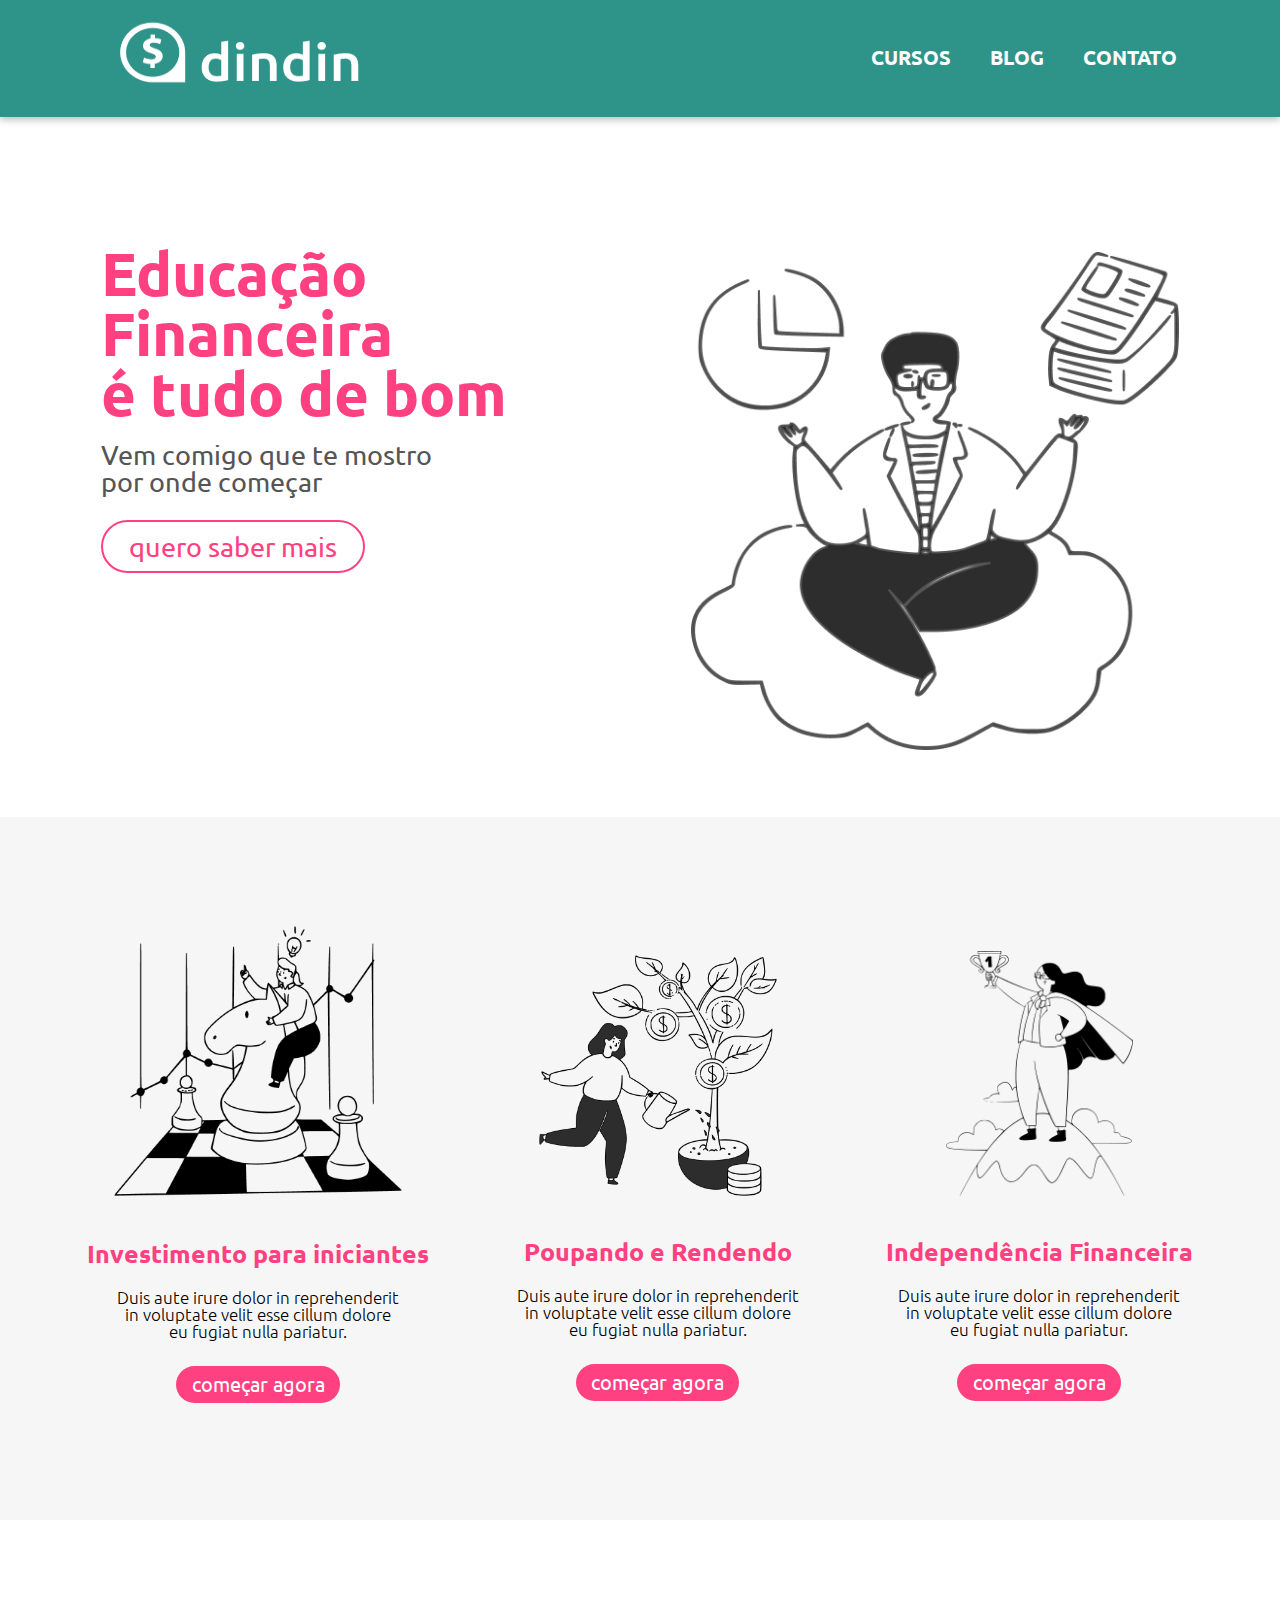
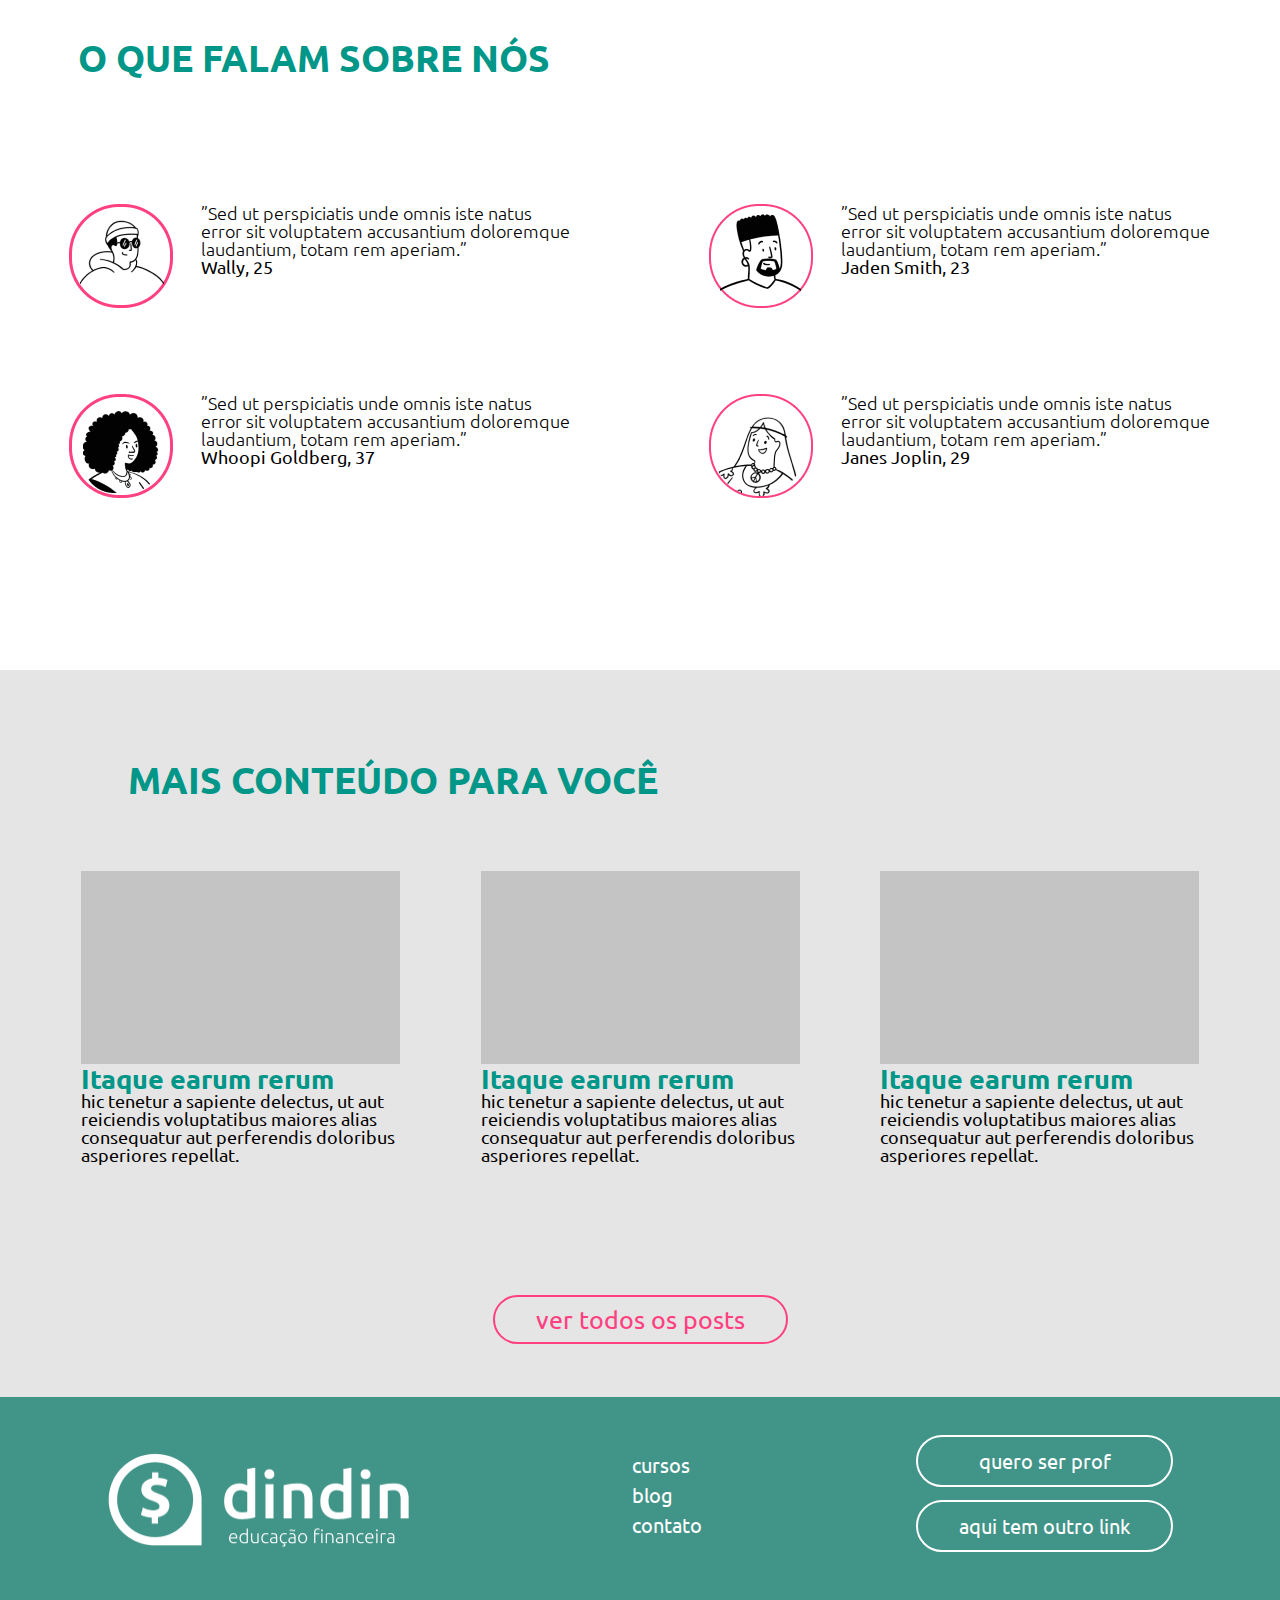
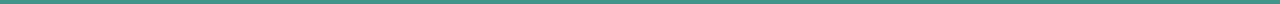
<file: index.html>
<!DOCTYPE html>
<html lang="pt-BR">

<head>
    <meta charset="UTF-8">
    <meta http-equiv="X-UA-Compatible" content="IE=edge">
    <meta name="viewport" content="width=device-width, initial-scale=1.0">
    <title>dindin</title>
    <link rel="preconnect" href="https://fonts.googleapis.com">
    <link rel="preconnect" href="https://fonts.gstatic.com" crossorigin>
    <link href="https://fonts.googleapis.com/css2?family=Ubuntu:wght@300;400;500;700&display=swap" rel="stylesheet">
    <link rel="stylesheet" href="./assets/css/base.css">
    <link rel="stylesheet" href="./assets/css/index.css">
</head>

<body>
    <header>
        <div>
            <a href="index.html"><img src="./assets/images/logo-header.png"> </a>
            <nav>
                <a href="cursos.html">CURSOS</a>
                <a href="blog.html">BLOG</a>
                <a href="contato.html">CONTATO</a>
            </nav>
        </div>
    </header>

    <main>
        <div id="section1">
            <div>
                <h1>Educação Financeira <br>é tudo de bom</h1>
                <p>Vem comigo que te mostro <br> por onde começar</p>
                <a href="#">quero saber mais</a>
            </div>
            <div>
                <img src="./assets/images/ilustra-banner.png">
            </div>
        </div>

        <div id="section2">
            <div id="poupando">
                <img src="./assets/images/ilustra-poupando.png">
                <h3>Investimento para iniciantes</h3>
                <p>Duis aute irure dolor in reprehenderit <br>in voluptate velit esse cillum dolore <br>eu fugiat nulla
                    pariatur.</p>
                <a href="#">começar agora</a>
            </div>
            <div id="investimento">
                <img src="./assets/images/ilustra-investimento.png">
                <h3>Poupando e Rendendo</h3>
                <p>Duis aute irure dolor in reprehenderit <br>in voluptate velit esse cillum dolore <br>eu fugiat nulla
                    pariatur.</p>
                <a href="#">começar agora</a>
            </div>
            <div id="independencia">
                <img src="./assets/images/ilustra-independencia.png">
                <h3>Independência Financeira</h3>
                <p>Duis aute irure dolor in reprehenderit <br>in voluptate velit esse cillum dolore <br>eu fugiat nulla
                    pariatur.</p>
                <a href="#">começar agora</a>
            </div>
        </div>

        <div id="section3">
            <h2>O QUE FALAM SOBRE NÓS</h2>
            <div id="subsection3">
                <div>
                    <img src="./assets/images/icon-wally.png">
                    <p>”Sed ut perspiciatis unde omnis iste natus error sit voluptatem accusantium doloremque
                        laudantium, totam rem aperiam.” <br>
                        <span>Wally, 25</span>
                    </p>
                </div>
                <div>
                    <img src="./assets/images/icon-jaden.png">
                    <p>”Sed ut perspiciatis unde omnis iste natus error sit voluptatem accusantium doloremque
                        laudantium, totam rem aperiam.” <br>
                        <span>Jaden Smith, 23</span>
                    </p>
                </div>
                <div>
                    <img src="./assets/images/icon-whoopi.png">
                    <p>”Sed ut perspiciatis unde omnis iste natus error sit voluptatem accusantium doloremque
                        laudantium, totam rem aperiam.” <br>
                        <span>Whoopi Goldberg, 37</span>
                    </p>
                </div>
                <div>
                    <img src="./assets/images/icon-jane.png">
                    <p>”Sed ut perspiciatis unde omnis iste natus error sit voluptatem accusantium doloremque
                        laudantium, totam rem aperiam.” <br>
                        <span>Janes Joplin, 29</span>
                    </p>
                </div>

            </div>
        </div>

        <div id="section4">
            <h2>MAIS CONTEÚDO PARA VOCÊ</h2>
            <div id="subsection4">
                <div>
                    <img src="./assets/images/vazio.png">
                    <p><span>Itaque earum rerum</span> <br>
                        hic tenetur a sapiente delectus, ut aut reiciendis voluptatibus maiores alias consequatur aut
                        perferendis doloribus asperiores repellat.</p>
                </div>
                <div>
                    <img src="./assets/images/vazio.png">
                    <p><span>Itaque earum rerum</span> <br>
                        hic tenetur a sapiente delectus, ut aut reiciendis voluptatibus maiores alias consequatur aut
                        perferendis doloribus asperiores repellat.</p>
                </div>
                <div>
                    <img src="./assets/images/vazio.png">
                    <p><span>Itaque earum rerum</span> <br>
                        hic tenetur a sapiente delectus, ut aut reiciendis voluptatibus maiores alias consequatur aut
                        perferendis doloribus asperiores repellat.</p>
                </div>
            </div>
            <div id="subsection4-2">
                <a href="post.html">ver todos os posts</a>
            </div>
        </div>


    </main>

    <footer>
        <img src="./assets/images/logo-footer.png">
        <ul id="ul1">
            <li><a href="cursos.html">cursos</a></li>
            <li><a href="blog.html">blog</a></li>
            <li><a href="contato.html">contato</a></li>
        </ul>

        <ul id="ul2">
            <li><a href="#">quero ser prof</a></li>
            <li><a href="#">aqui tem outro link</a></li>
        </ul>
    </footer>
</body>

</html>
</file>
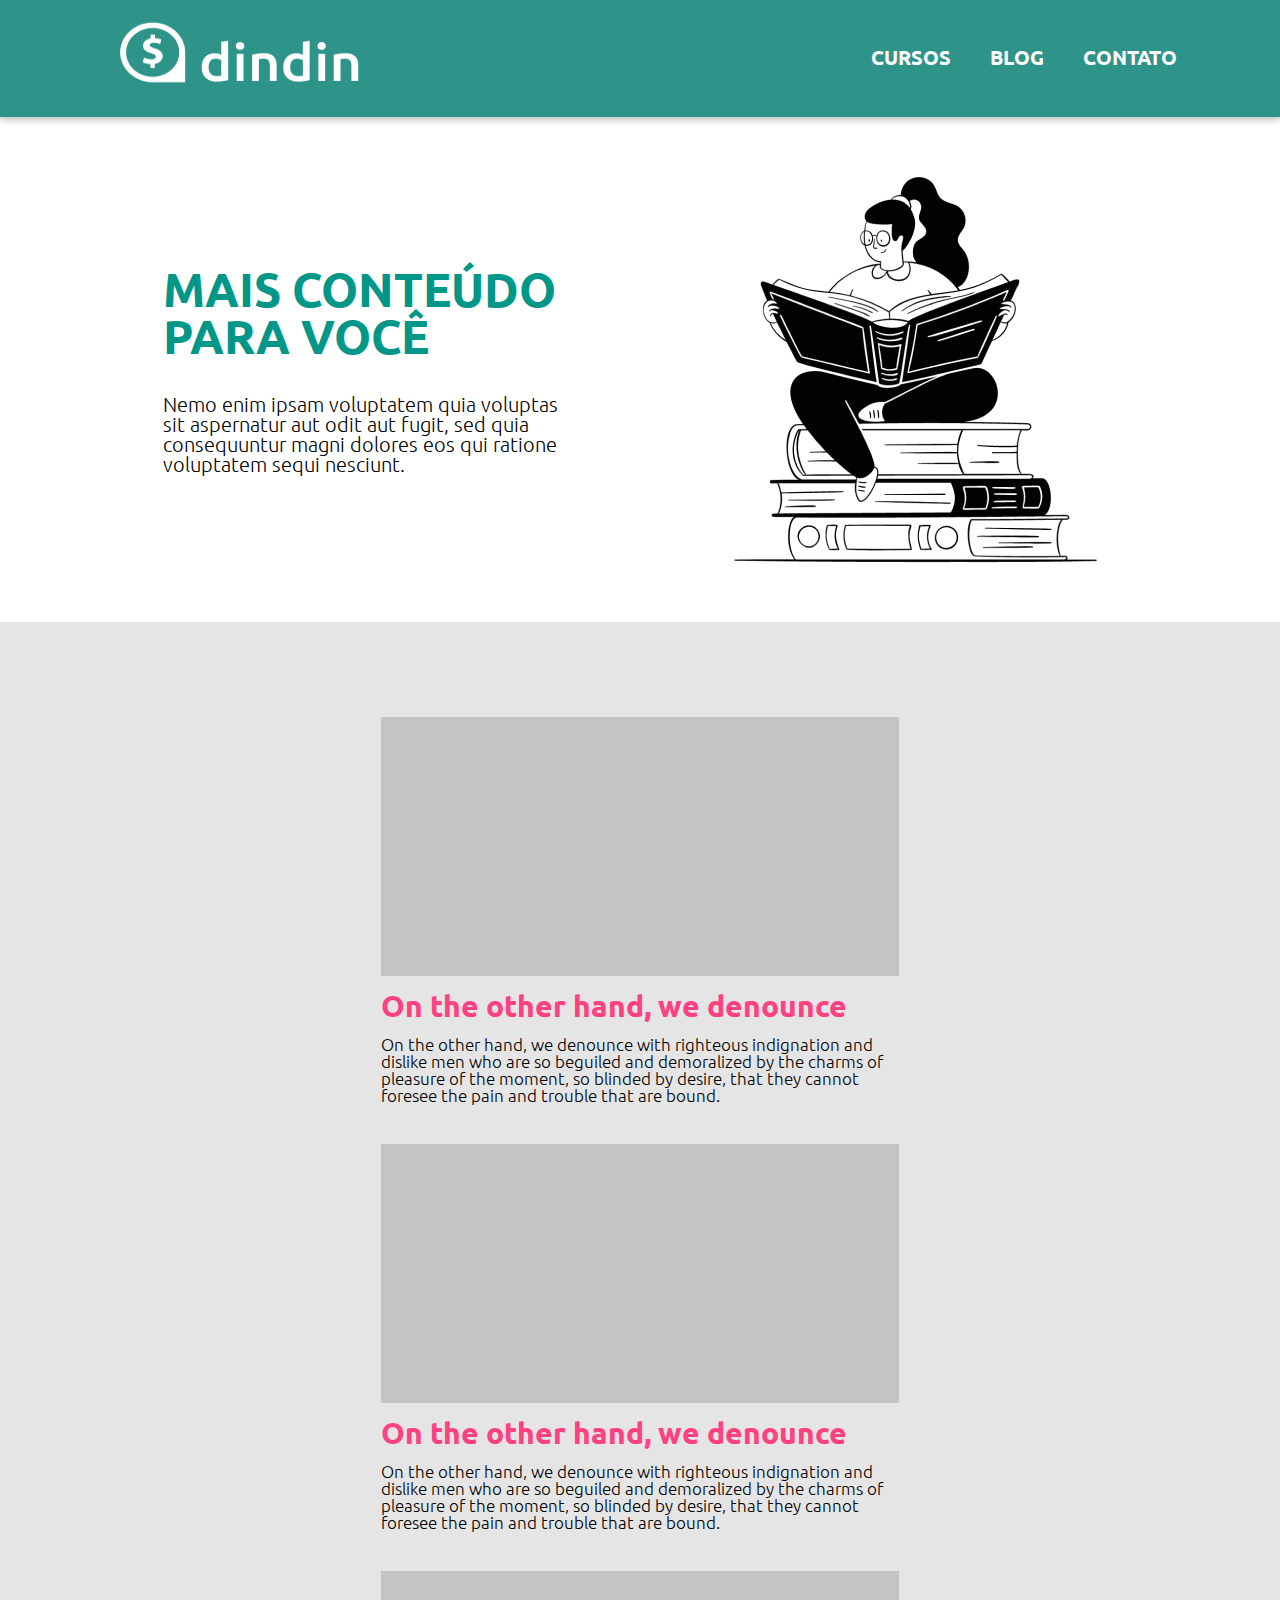
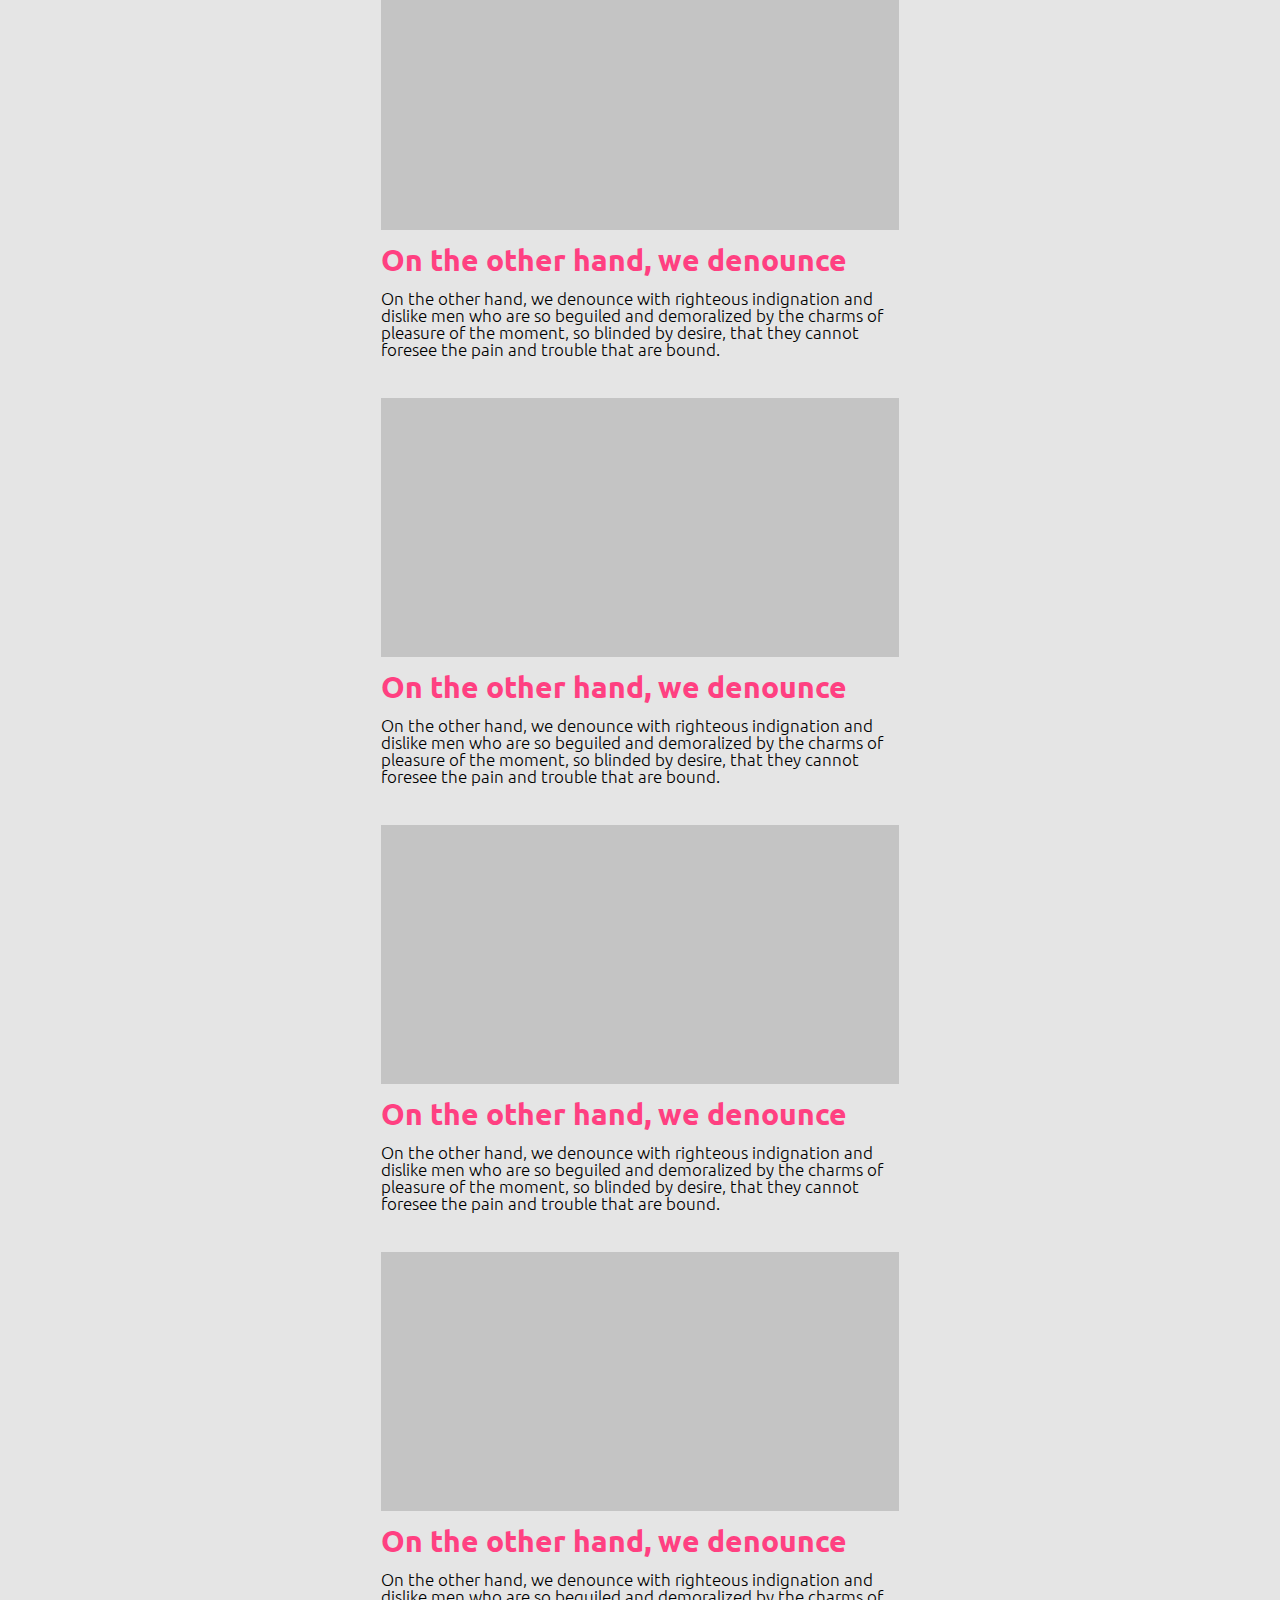
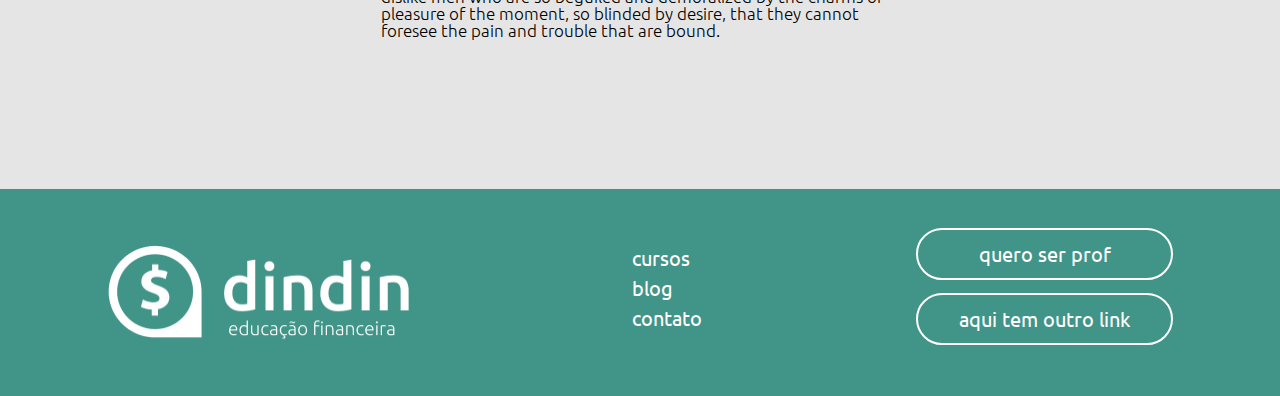
<file: blog.html>
<!DOCTYPE html>
<html lang="pt-Br">
  <head>
    <meta charset="UTF-8">
    <meta http-equiv="X-UA-Compatible" content="IE=edge">
    <meta name="viewport" content="width=device-width, initial-scale=1.0">
    <title>dindin</title>
    <link rel="preconnect" href="https://fonts.googleapis.com">
    <link rel="preconnect" href="https://fonts.gstatic.com" crossorigin>
    <link href="https://fonts.googleapis.com/css2?family=Ubuntu:wght@300;400;500;700&display=swap" rel="stylesheet">
    <link rel="stylesheet" href="./assets/css/base.css">
    <link rel="stylesheet" href="./assets/css/blog.css">
</head>
  <body>
    <header>
      <div>
       <a href="index.html"><img src="./assets/images/logo-header.png"> </a> 
          <nav>
              <a href="cursos.html">CURSOS</a>
              <a href="blog.html">BLOG</a>
              <a href="contato.html">CONTATO</a>
          </nav>
      </div>
  </header>

    <main>
      <section id="conteudo-blog-cima">
        <div>
          <h1>
            MAIS CONTEÚDO <br />
            PARA VOCÊ
          </h1>
          <p>
            Nemo enim ipsam voluptatem quia voluptas sit aspernatur aut odit aut
            fugit, sed quia consequuntur magni dolores eos qui ratione
            voluptatem sequi nesciunt.
          </p>
        </div>
        <img
          src="./assets/images/ilustra-blog.png"
          alt="Menina-lendo-um-livro"
        />
      </section>

      <section id="conteudo-blog-center">
        <div>
          <span></span>

          <h2>On the other hand, we denounce</h2>
          <p>
            On the other hand, we denounce with righteous indignation and
            dislike men who are so beguiled and demoralized by the charms of
            pleasure of the moment, so blinded by desire, that they cannot
            foresee the pain and trouble that are bound.
          </p>
        </div>
        <div>
          <span></span>
          <h2>On the other hand, we denounce</h2>
          <p>
            On the other hand, we denounce with righteous indignation and
            dislike men who are so beguiled and demoralized by the charms of
            pleasure of the moment, so blinded by desire, that they cannot
            foresee the pain and trouble that are bound.
          </p>
        </div>
        <div>
          <span></span>
          <h2>On the other hand, we denounce</h2>
          <p>
            On the other hand, we denounce with righteous indignation and
            dislike men who are so beguiled and demoralized by the charms of
            pleasure of the moment, so blinded by desire, that they cannot
            foresee the pain and trouble that are bound.
          </p>
        </div>
        <div>
          <span></span>
          <h2>On the other hand, we denounce</h2>
          <p>
            On the other hand, we denounce with righteous indignation and
            dislike men who are so beguiled and demoralized by the charms of
            pleasure of the moment, so blinded by desire, that they cannot
            foresee the pain and trouble that are bound.
          </p>
        </div>
        <div>
          <span></span>
          <h2>On the other hand, we denounce</h2>
          <p>
            On the other hand, we denounce with righteous indignation and
            dislike men who are so beguiled and demoralized by the charms of
            pleasure of the moment, so blinded by desire, that they cannot
            foresee the pain and trouble that are bound.
          </p>
        </div>
        <div>
          <span></span>
          <h2>On the other hand, we denounce</h2>
          <p>
            On the other hand, we denounce with righteous indignation and
            dislike men who are so beguiled and demoralized by the charms of
            pleasure of the moment, so blinded by desire, that they cannot
            foresee the pain and trouble that are bound.
          </p>
        </div>
      </section>
    </main>

    <footer>
      <img src="./assets/images/logo-footer.png">
       <ul id="ul1">
           <li><a href="cursos.html">cursos</a></li>
           <li><a href="blog.html">blog</a></li>
           <li><a href="contato.html">contato</a></li>
       </ul>

       <ul id="ul2">
           <li><a href="#">quero ser prof</a></li>
           <li><a href="#">aqui tem outro link</a></li>
       </ul>
   </footer>
  </body>
</html>
</file>
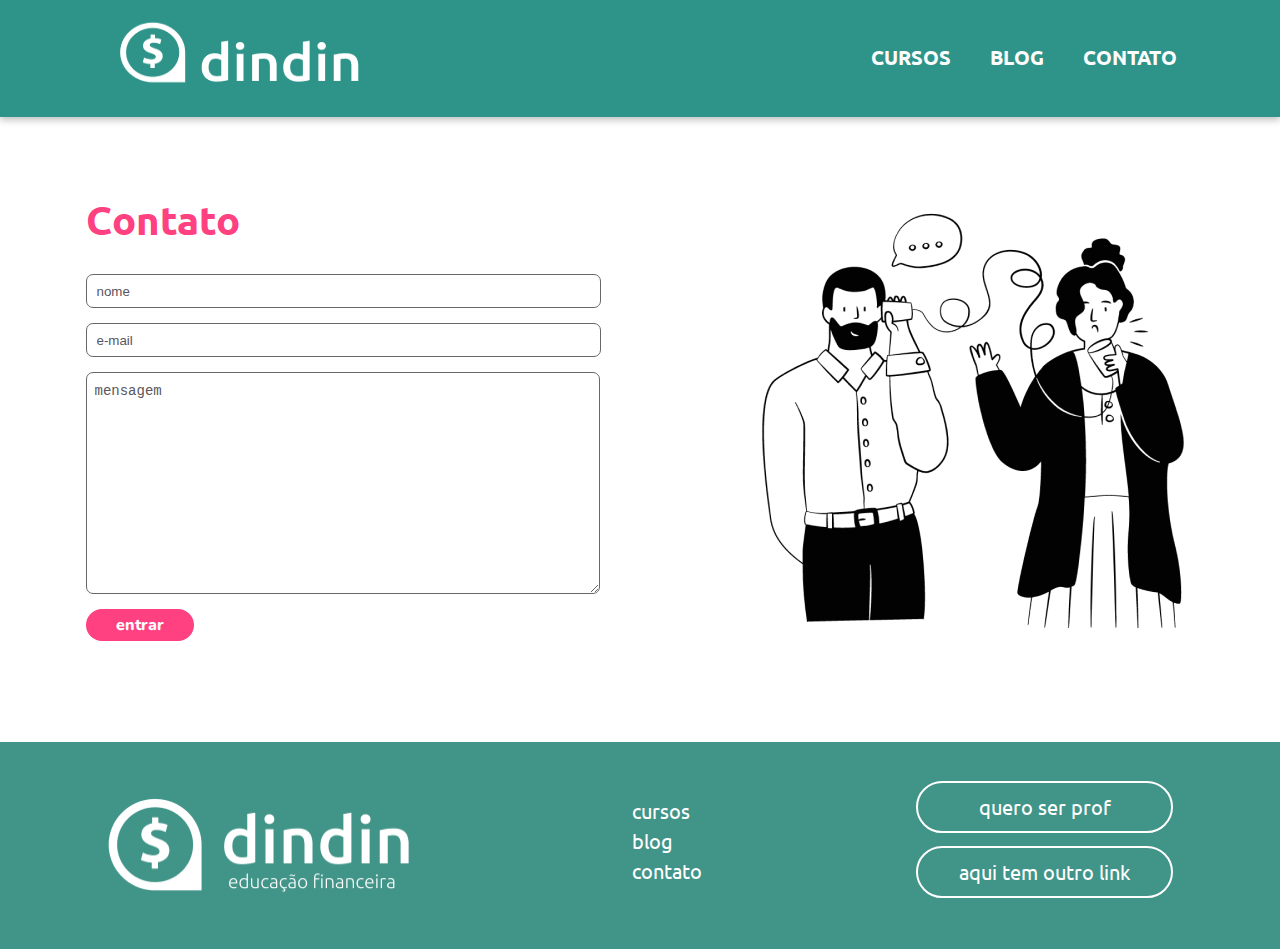
<file: contato.html>
<!DOCTYPE html>
<html lang="pt-Br">

<head>
  <meta charset="UTF-8">
  <meta http-equiv="X-UA-Compatible" content="IE=edge">
  <meta name="viewport" content="width=device-width, initial-scale=1.0">
  <title>dindin</title>
  <link rel="preconnect" href="https://fonts.googleapis.com">
  <link rel="preconnect" href="https://fonts.gstatic.com" crossorigin>
  <link href="https://fonts.googleapis.com/css2?family=Ubuntu:wght@300;400;500;700&display=swap" rel="stylesheet">
  <link rel="preconnect" href="https://fonts.googleapis.com">
  <link rel="preconnect" href="https://fonts.gstatic.com" crossorigin>
  <link href="https://fonts.googleapis.com/css2?family=Nunito:wght@800&display=swap" rel="stylesheet">
  <link rel="stylesheet" href="./assets/css/base.css">
  <link rel="stylesheet" href="./assets/css/contato.css">
</head>

<body>
  </head>

  <body>
    <header>
      <div>
        <a href="index.html"><img src="./assets/images/logo-header.png"> </a>
        <nav>
          <a href="cursos.html">CURSOS</a>
          <a href="blog.html">BLOG</a>
          <a href="contato.html">CONTATO</a>
        </nav>
      </div>
    </header>

    <main>
      <section id="formulario">
        <div id="formulario-contato">
          <h1>Contato</h1>
          <form id="form" action="#">
            <label for="Nome"></label>
            <input id="form-name" type="text" name="Nome" placeholder="nome" />
            <label for="Email"></label>
            <input id="form-email" type="e-mail" placeholder="e-mail" />
            <label for="Mensagem"></label>
            <textarea id="form-messenger" cols="30" rows="10" placeholder="mensagem"></textarea>
            <button type="submit">entrar</button>
          </form>
        </div>
        <img class="imagem-form" src="./assets/images/ilustra-contato.png" alt="" />
      </section>
    </main>

    <footer>
      <img src="./assets/images/logo-footer.png">
      <ul id="ul1">
        <li><a href="cursos.html">cursos</a></li>
        <li><a href="blog.html">blog</a></li>
        <li><a href="contato.html">contato</a></li>
      </ul>

      <ul id="ul2">
        <li><a href="#">quero ser prof</a></li>
        <li><a href="#">aqui tem outro link</a></li>
      </ul>
    </footer>
  </body>

</html>
</file>
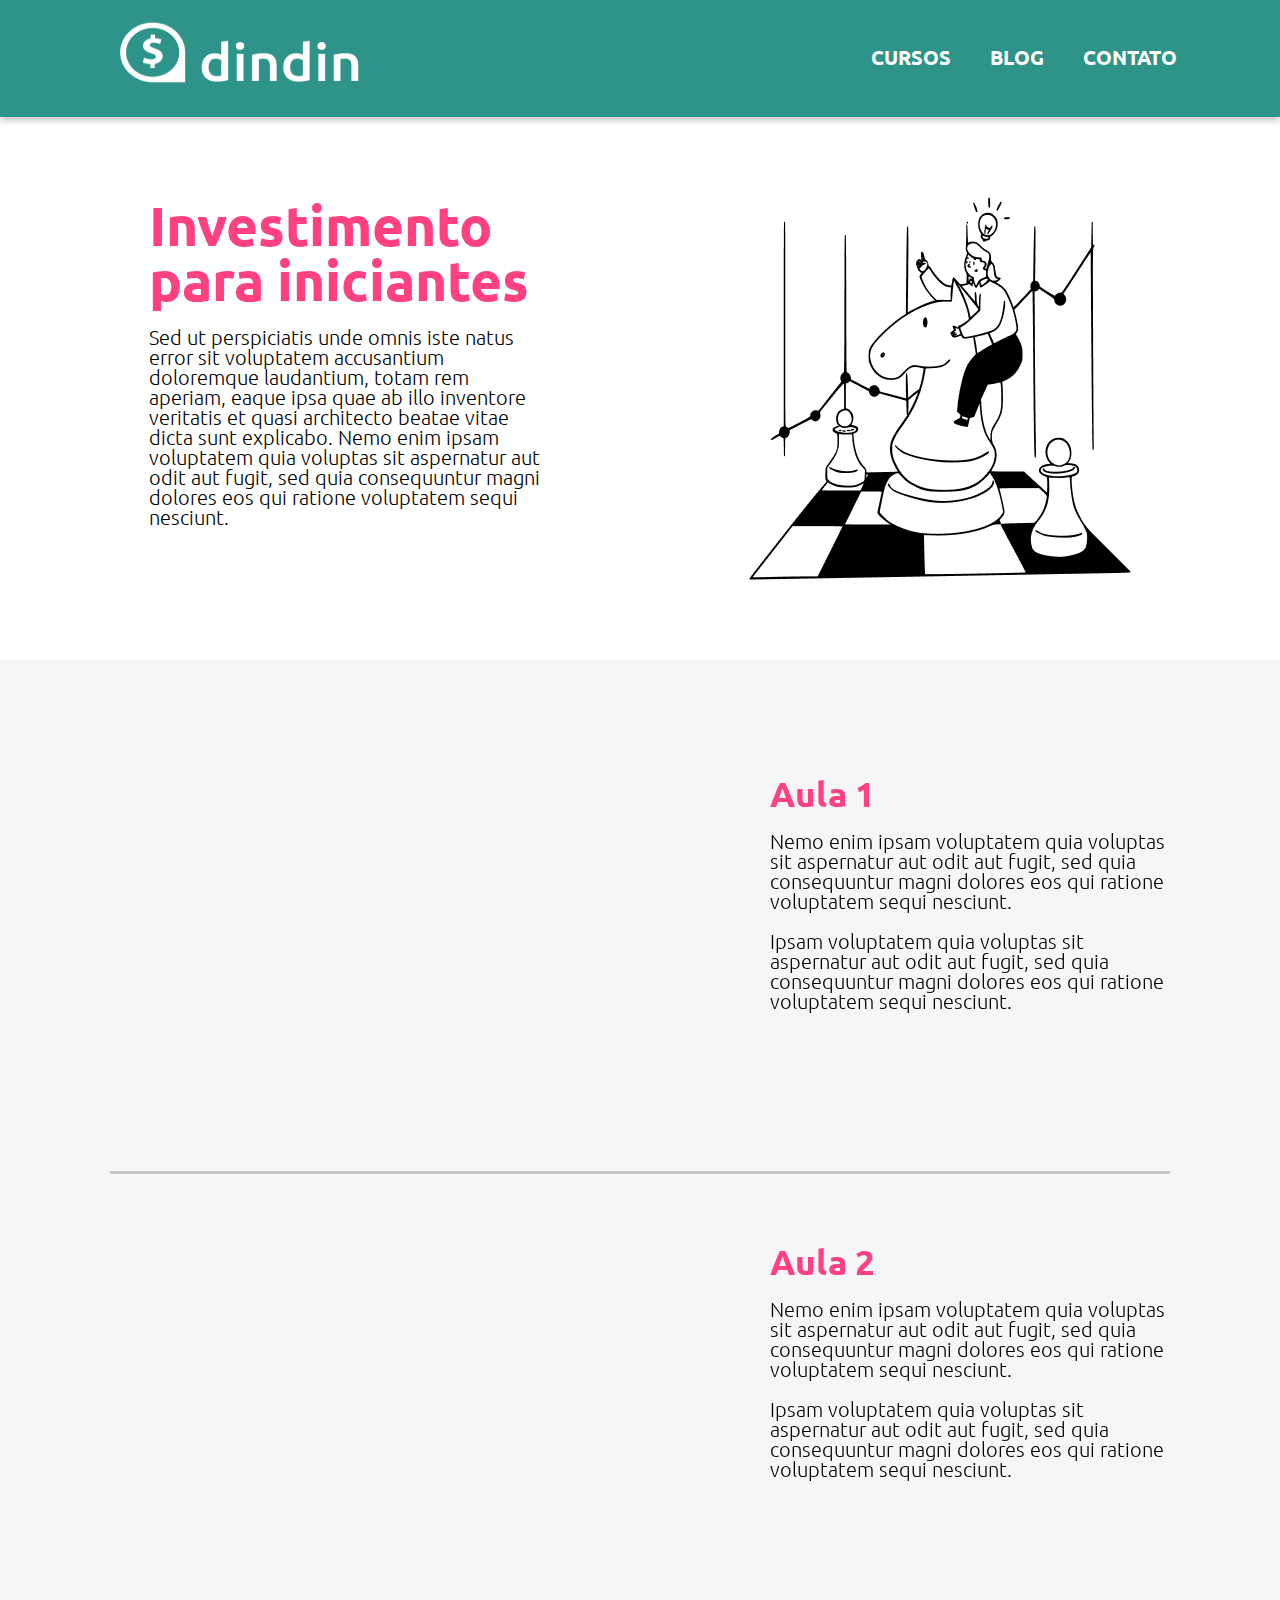
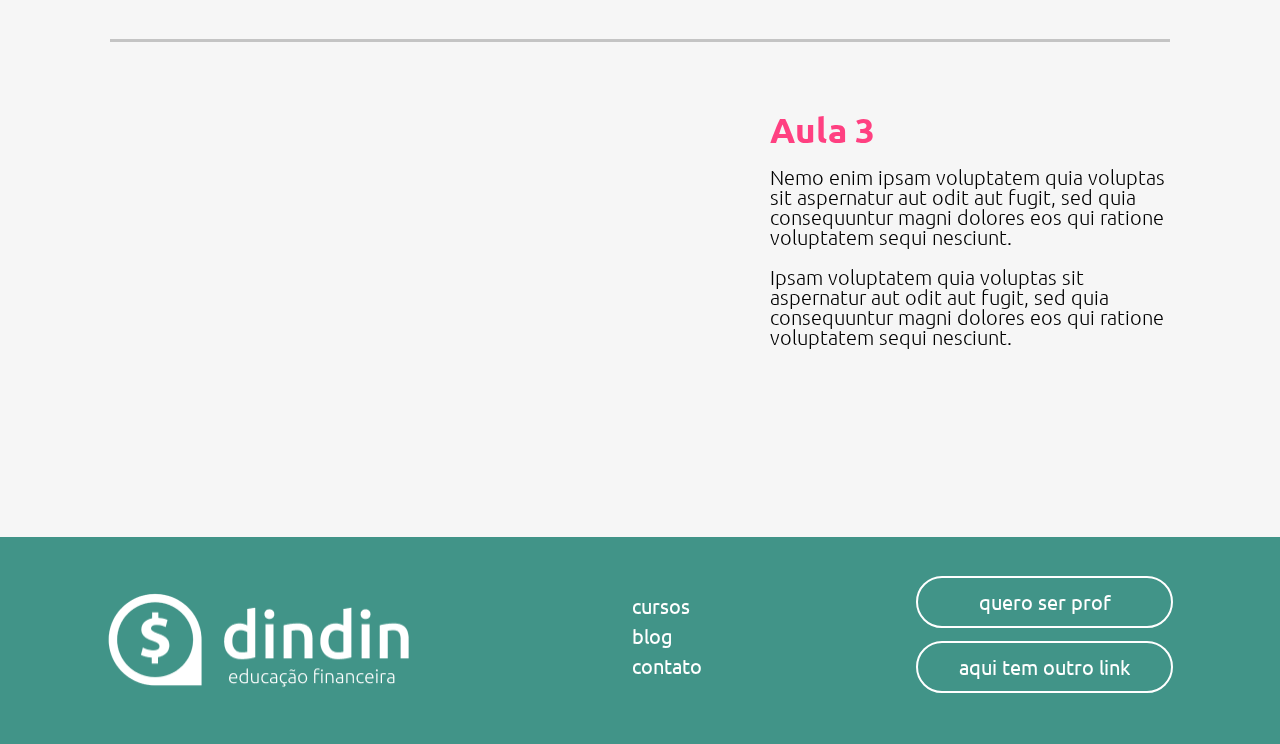
<file: curso2.html>
<!DOCTYPE html>
<html lang="pt-Br">
  <head>
    <meta charset="UTF-8">
    <meta http-equiv="X-UA-Compatible" content="IE=edge">
    <meta name="viewport" content="width=device-width, initial-scale=1.0">
    <title>dindin</title>
    <link rel="preconnect" href="https://fonts.googleapis.com">
    <link rel="preconnect" href="https://fonts.gstatic.com" crossorigin>
    <link href="https://fonts.googleapis.com/css2?family=Ubuntu:wght@300;400;500;700&display=swap" rel="stylesheet">
    <link rel="stylesheet" href="./assets/css/base.css">
    <link rel="stylesheet" href="./assets/css/curso2.css">
</head>
  <body>
    <header>
      <div>
       <a href="index.html"><img src="./assets/images/logo-header.png"> </a> 
          <nav>
              <a href="cursos.html">CURSOS</a>
              <a href="blog.html">BLOG</a>
              <a href="contato.html">CONTATO</a>
          </nav>
      </div>
  </header>

    <main>
      <section id="investimento-section">
        <div id="text-investimento">
          <h1>
            Investimento <br />
            para iniciantes
          </h1>
          <p>
            Sed ut perspiciatis unde omnis iste natus error sit voluptatem
            accusantium doloremque laudantium, totam rem aperiam, eaque ipsa
            quae ab illo inventore veritatis et quasi architecto beatae vitae
            dicta sunt explicabo. Nemo enim ipsam voluptatem quia voluptas sit
            aspernatur aut odit aut fugit, sed quia consequuntur magni dolores
            eos qui ratione voluptatem sequi nesciunt.
          </p>
        </div>

        <img
          class="imagem-investimento"
          src="./assets/images/ilustra-poupando.png"
          alt="Ilustração-menina-poupando"
        />
      </section>
      <section id="main-videos">
        <article class="borda">
          <iframe
            width="560"
            height="315"
            src="https://www.youtube.com/embed/-sGOvusS5NI"
            title="YouTube video player"
            frameborder="0"
            allow="accelerometer; autoplay; clipboard-write; encrypted-media; gyroscope; picture-in-picture"
            allowfullscreen
          ></iframe>

          <div>
            <h3>Aula 1</h3>
            <p>
              Nemo enim ipsam voluptatem quia voluptas sit aspernatur aut odit
              aut fugit, sed quia consequuntur magni dolores eos qui ratione
              voluptatem sequi nesciunt. <br />
              <br />
              Ipsam voluptatem quia voluptas sit aspernatur aut odit aut fugit,
              sed quia consequuntur magni dolores eos qui ratione voluptatem
              sequi nesciunt.
            </p>
          </div>
        </article>
        <article class="borda">
          <iframe
            width="560"
            height="315"
            src="https://www.youtube.com/embed/NEzYn3rNWVc"
            title="YouTube video player"
            frameborder="0"
            allow="accelerometer; autoplay; clipboard-write; encrypted-media; gyroscope; picture-in-picture"
            allowfullscreen
          ></iframe>

          <div>
            <h3>Aula 2</h3>
            <p>
              Nemo enim ipsam voluptatem quia voluptas sit aspernatur aut odit
              aut fugit, sed quia consequuntur magni dolores eos qui ratione
              voluptatem sequi nesciunt. <br /><br />
              Ipsam voluptatem quia voluptas sit aspernatur aut odit aut fugit,
              sed quia consequuntur magni dolores eos qui ratione voluptatem
              sequi nesciunt.
            </p>
          </div>
        </article>
        <article>
          <iframe
            width="560"
            height="315"
            src="https://www.youtube.com/embed/FB03UA7pDf0"
            title="YouTube video player"
            frameborder="0"
            allow="accelerometer; autoplay; clipboard-write; encrypted-media; gyroscope; picture-in-picture"
            allowfullscreen
          ></iframe>

          <div>
            <h3>Aula 3</h3>
            <p>
              Nemo enim ipsam voluptatem quia voluptas sit aspernatur aut odit
              aut fugit, sed quia consequuntur magni dolores eos qui ratione
              voluptatem sequi nesciunt. <br /><br />
              Ipsam voluptatem quia voluptas sit aspernatur aut odit aut fugit,
              sed quia consequuntur magni dolores eos qui ratione voluptatem
              sequi nesciunt.
            </p>
          </div>
        </article>
      </section>
    </main>
    <footer>
      <img src="./assets/images/logo-footer.png">
       <ul id="ul1">
           <li><a href="cursos.html">cursos</a></li>
           <li><a href="blog.html">blog</a></li>
           <li><a href="contato.html">contato</a></li>
       </ul>

       <ul id="ul2">
           <li><a href="#">quero ser prof</a></li>
           <li><a href="#">aqui tem outro link</a></li>
       </ul>
   </footer>
  </body>
</html>
</file>
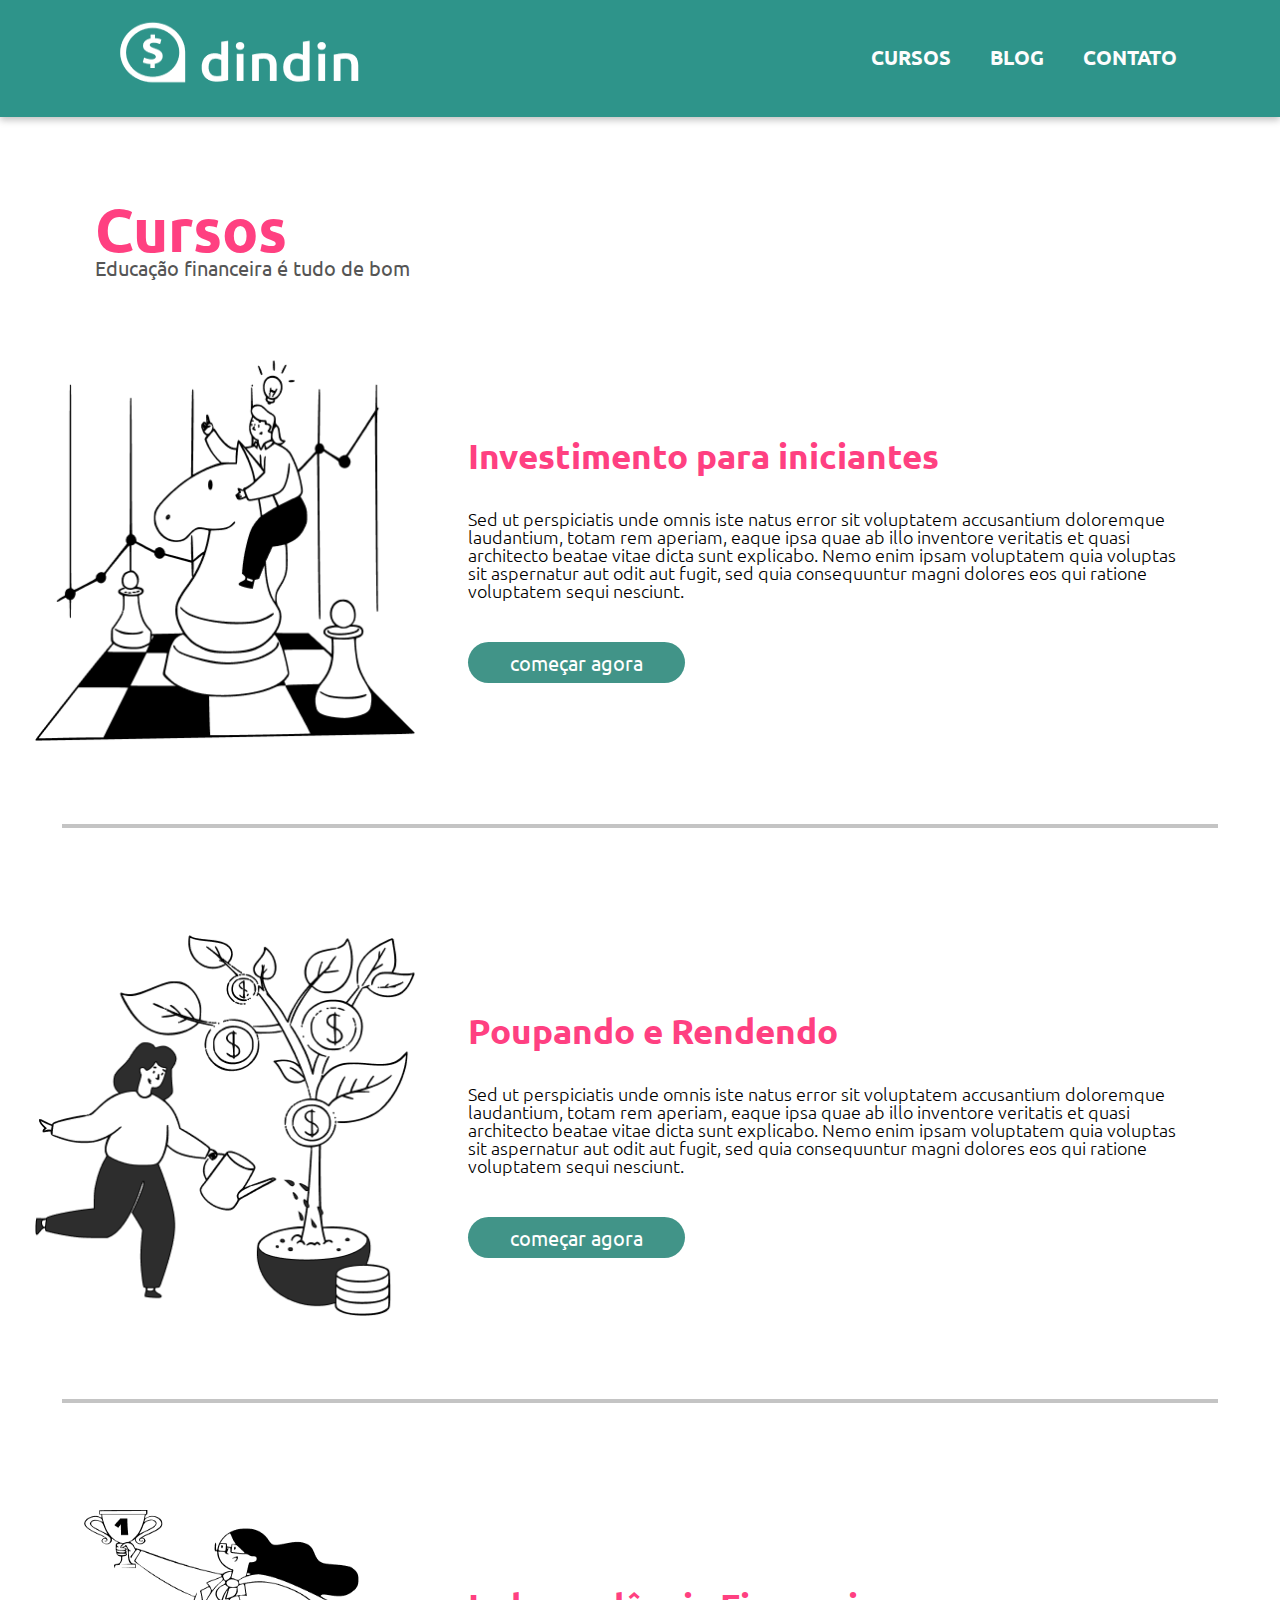
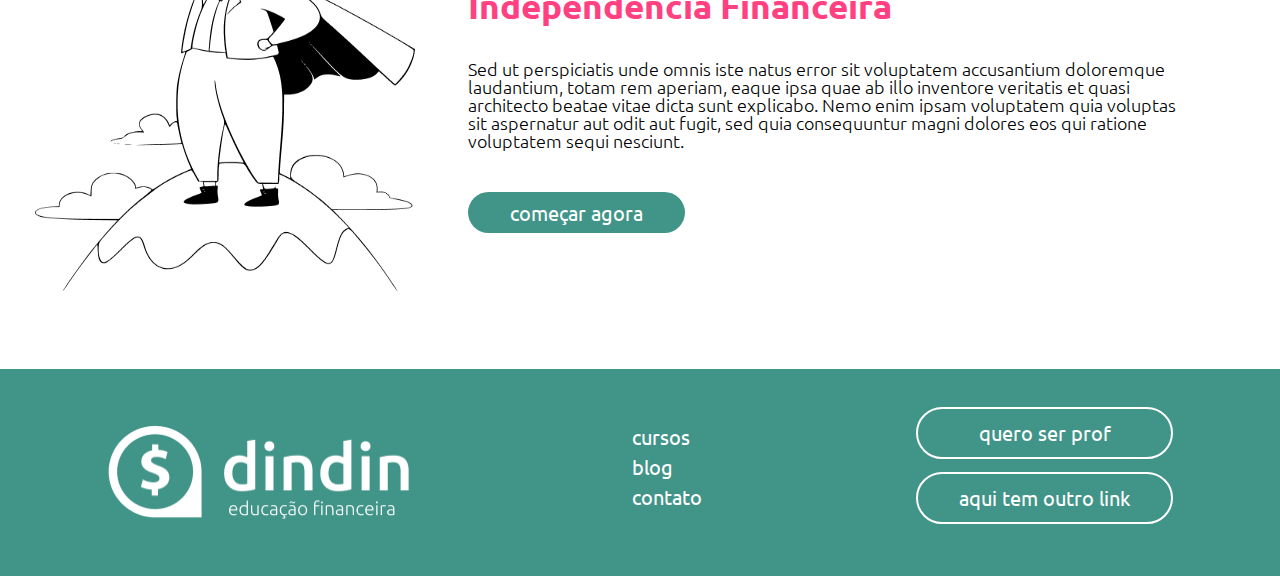
<file: cursos.html>
<!DOCTYPE html>
<html lang="pt-BR">

<head>
    <meta charset="UTF-8">
    <meta http-equiv="X-UA-Compatible" content="IE=edge">
    <meta name="viewport" content="width=device-width, initial-scale=1.0">
    <title>dindin</title>
    <link rel="preconnect" href="https://fonts.googleapis.com">
    <link rel="preconnect" href="https://fonts.gstatic.com" crossorigin>
    <link href="https://fonts.googleapis.com/css2?family=Ubuntu:wght@300;400;500;700&display=swap" rel="stylesheet">
    <link rel="stylesheet" href="./assets/css/base.css">
    <link rel="stylesheet" href="./assets/css/cursos.css">
</head>

<body>
    <header>
        <div>
            <a href="index.html"><img src="./assets/images/logo-header.png"> </a>
            <nav>
                <a href="cursos.html">CURSOS</a>
                <a href="blog.html">BLOG</a>
                <a href="contato.html">CONTATO</a>
            </nav>
        </div>
    </header>

    <main>
        <div id="banner">
            <h1>Cursos</h1>
            <p>Educação financeira é tudo de bom</p>
        </div>
        <section>
            <img src="./assets/images/ilustra-poupando.png">
            <div>
                <h2>Investimento para iniciantes</h2>
                <p>Sed ut perspiciatis unde omnis iste natus error sit voluptatem accusantium doloremque laudantium,
                    totam rem aperiam, eaque ipsa quae ab illo inventore veritatis et quasi architecto beatae vitae
                    dicta sunt explicabo. Nemo enim ipsam voluptatem quia voluptas sit aspernatur aut odit aut fugit,
                    sed quia consequuntur magni dolores eos qui ratione voluptatem sequi nesciunt. </p>
                <a href="curso2.html">começar agora</a>
            </div>
        </section>
        <hr width="90%" align="center">
        <section>
            <img src="./assets/images/ilustra-investimento.png">
            <div>
                <h2>Poupando e Rendendo</h2>
                <p>Sed ut perspiciatis unde omnis iste natus error sit voluptatem accusantium doloremque laudantium,
                    totam rem aperiam, eaque ipsa quae ab illo inventore veritatis et quasi architecto beatae vitae
                    dicta sunt explicabo. Nemo enim ipsam voluptatem quia voluptas sit aspernatur aut odit aut fugit,
                    sed quia consequuntur magni dolores eos qui ratione voluptatem sequi nesciunt. </p>
                <a href="curso2.html">começar agora</a>
            </div>
        </section>
        <hr width="90%" align="center">
        <section>
            <img src="./assets/images/ilustra-independencia.png">
            <div>
                <h2>Independência Financeira</h2>
                <p>Sed ut perspiciatis unde omnis iste natus error sit voluptatem accusantium doloremque laudantium,
                    totam rem aperiam, eaque ipsa quae ab illo inventore veritatis et quasi architecto beatae vitae
                    dicta sunt explicabo. Nemo enim ipsam voluptatem quia voluptas sit aspernatur aut odit aut fugit,
                    sed quia consequuntur magni dolores eos qui ratione voluptatem sequi nesciunt. </p>
                <a href="curso2.html">começar agora</a>
            </div>
        </section>
    </main>
    <footer>
        <img src="./assets/images/logo-footer.png">
        <ul id="ul1">
            <li><a href="cursos.html">cursos</a></li>
            <li><a href="blog.html">blog</a></li>
            <li><a href="contato.html">contato</a></li>
        </ul>

        <ul id="ul2">
            <li><a href="#">quero ser prof</a></li>
            <li><a href="#">aqui tem outro link</a></li>
        </ul>
    </footer>
</body>

</html>
</file>
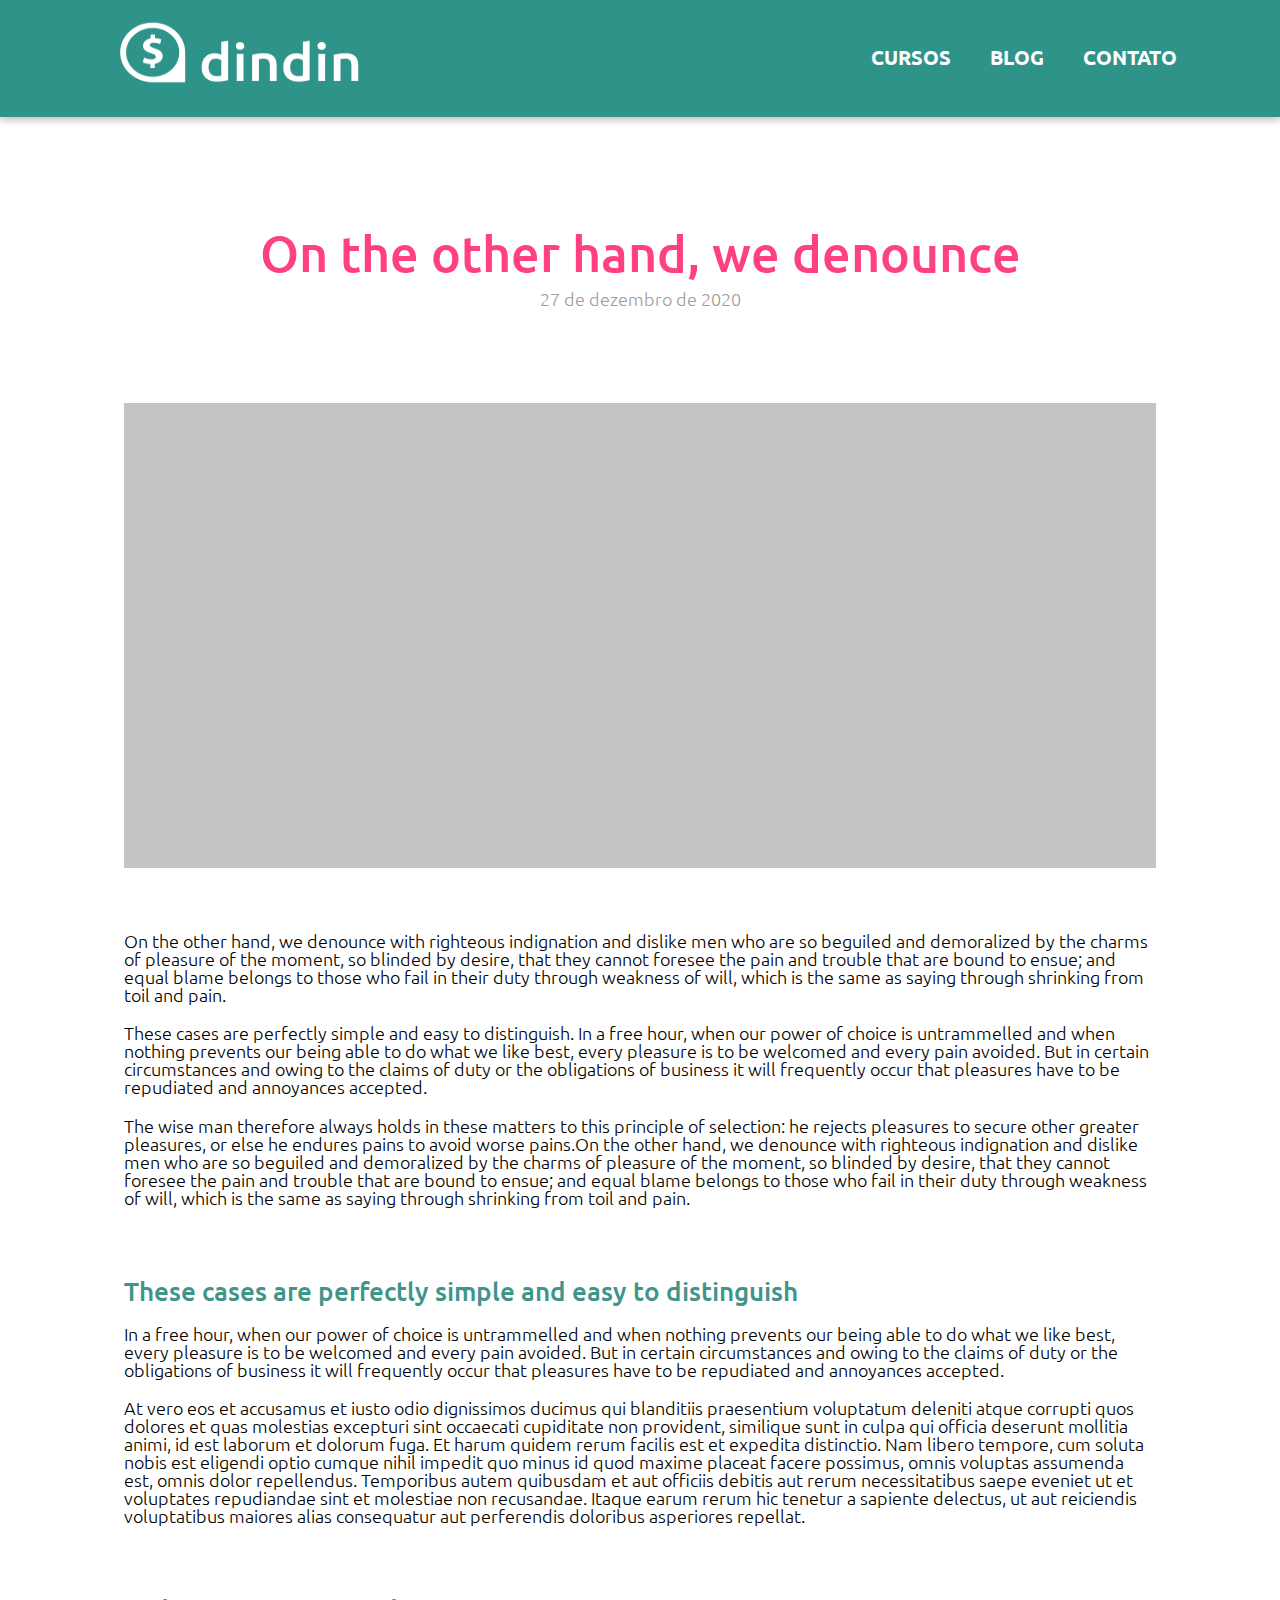
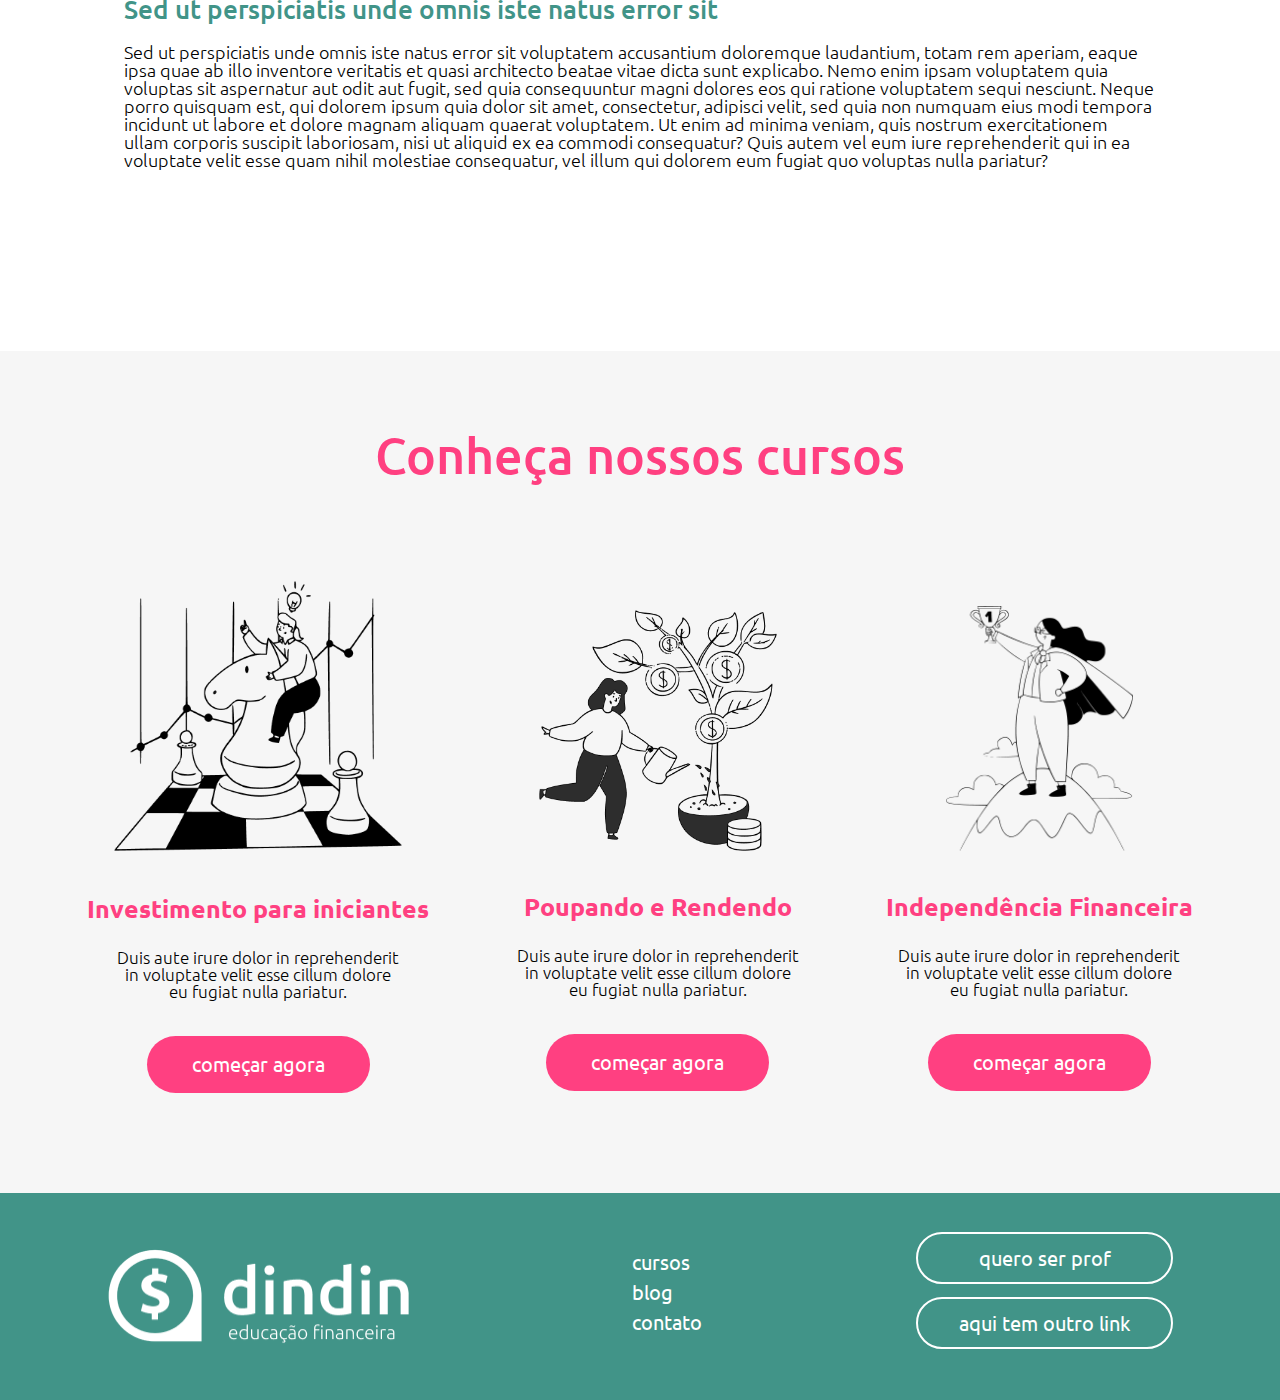
<file: post.html>
<!DOCTYPE html>
<html lang="pt-BR">

<head>
    <meta charset="UTF-8">
    <meta http-equiv="X-UA-Compatible" content="IE=edge">
    <meta name="viewport" content="width=device-width, initial-scale=1.0">
    <title>dindin</title>
    <link rel="preconnect" href="https://fonts.googleapis.com">
    <link rel="preconnect" href="https://fonts.gstatic.com" crossorigin>
    <link href="https://fonts.googleapis.com/css2?family=Ubuntu:wght@300;400;500;700&display=swap" rel="stylesheet">
    <link rel="stylesheet" href="./assets/css/base.css">
    <link rel="stylesheet" href="./assets/css/post.css">
</head>

<body>
    <header>
        <div>
            <a href="index.html"><img src="./assets/images/logo-header.png"> </a>
            <nav>
                <a href="cursos.html">CURSOS</a>
                <a href="blog.html">BLOG</a>
                <a href="contato.html">CONTATO</a>
            </nav>
        </div>
    </header>

    <main>
        <div id="banner">
            <h1>On the other hand, we denounce</h1>
            <p><span>27 de dezembro de 2020</span></p>
            <img src="./assets/images/foto post.png">
            <div>
                <p>On the other hand, we denounce with righteous indignation and dislike men who are so beguiled and
                    demoralized by the charms of pleasure of the moment, so blinded by desire, that they cannot foresee
                    the
                    pain and trouble that are bound to ensue; and equal blame belongs to those who fail in their duty
                    through weakness of will, which is the same as saying through shrinking from toil and pain.</p>

                <p>These cases are perfectly simple and easy to distinguish. In a free hour, when our power of choice is
                    untrammelled and when nothing prevents our being able to do what we like best, every pleasure is to
                    be
                    welcomed and every pain avoided. But in certain circumstances and owing to the claims of duty or the
                    obligations of business it will frequently occur that pleasures have to be repudiated and annoyances
                    accepted.</p>

                <p>The wise man therefore always holds in these matters to this principle of selection: he rejects
                    pleasures to secure other greater pleasures, or else he endures pains to avoid worse pains.On the
                    other
                    hand, we denounce with righteous indignation and dislike men who are so beguiled and demoralized by
                    the
                    charms of pleasure of the moment, so blinded by desire, that they cannot foresee the pain and
                    trouble
                    that are bound to ensue; and equal blame belongs to those who fail in their duty through weakness of
                    will, which is the same as saying through shrinking from toil and pain.</p>
            </div>

            <div>
                <p>
                    <span>These cases are perfectly simple and easy to distinguish</span>
                </p>
                <p>In a free hour, when our power of choice is untrammelled and when nothing prevents our being able to
                    do
                    what we like best, every pleasure is to be welcomed and every pain avoided. But in certain
                    circumstances
                    and owing to the claims of duty or the obligations of business it will frequently occur that
                    pleasures
                    have to be repudiated and annoyances accepted.</p>
                <p>At vero eos et accusamus et iusto odio dignissimos ducimus qui blanditiis praesentium voluptatum
                    deleniti atque corrupti quos dolores et quas molestias excepturi sint occaecati cupiditate non
                    provident, similique sunt in culpa qui officia deserunt mollitia animi, id est laborum et dolorum
                    fuga.
                    Et harum quidem rerum facilis est et expedita distinctio. Nam libero tempore, cum soluta nobis est
                    eligendi optio cumque nihil impedit quo minus id quod maxime placeat facere possimus, omnis voluptas
                    assumenda est, omnis dolor repellendus. Temporibus autem quibusdam et aut officiis debitis aut rerum
                    necessitatibus saepe eveniet ut et voluptates repudiandae sint et molestiae non recusandae. Itaque
                    earum
                    rerum hic tenetur a sapiente delectus, ut aut reiciendis voluptatibus maiores alias consequatur aut
                    perferendis doloribus asperiores repellat.</p>
            </div>
            <div>
                <p>
                    <span>Sed ut perspiciatis unde omnis iste natus error sit</span>
                <p>Sed ut perspiciatis unde omnis iste natus error sit voluptatem accusantium doloremque laudantium,
                    totam
                    rem aperiam, eaque ipsa quae ab illo inventore veritatis et quasi architecto beatae vitae dicta sunt
                    explicabo. Nemo enim ipsam voluptatem quia voluptas sit aspernatur aut odit aut fugit, sed quia
                    consequuntur magni dolores eos qui ratione voluptatem sequi nesciunt. Neque porro quisquam est, qui
                    dolorem ipsum quia dolor sit amet, consectetur, adipisci velit, sed quia non numquam eius modi
                    tempora
                    incidunt ut labore et dolore magnam aliquam quaerat voluptatem. Ut enim ad minima veniam, quis
                    nostrum
                    exercitationem ullam corporis suscipit laboriosam, nisi ut aliquid ex ea commodi consequatur? Quis
                    autem
                    vel eum iure reprehenderit qui in ea voluptate velit esse quam nihil molestiae consequatur, vel
                    illum
                    qui dolorem eum fugiat quo voluptas nulla pariatur?</p>
                </p>
            </div>
        </div>
        <div id="section">
            <h2>Conheça nossos cursos</h2>
            <div id="section2">
                <div id="poupando">
                    <img src="./assets/images/ilustra-poupando.png">
                    <h3>Investimento para iniciantes</h3>
                    <p>Duis aute irure dolor in reprehenderit <br>in voluptate velit esse cillum dolore <br>eu fugiat
                        nulla pariatur.</p>
                    <a href="curso2.html">começar agora</a>
                </div>
                <div id="investimento">
                    <img src="./assets/images/ilustra-investimento.png">
                    <h3>Poupando e Rendendo</h3>
                    <p>Duis aute irure dolor in reprehenderit <br>in voluptate velit esse cillum dolore <br>eu fugiat
                        nulla pariatur.</p>
                    <a href="curso2.html">começar agora</a>
                </div>
                <div id="independencia">
                    <img src="./assets/images/ilustra-independencia.png">
                    <h3>Independência Financeira</h3>
                    <p>Duis aute irure dolor in reprehenderit <br>in voluptate velit esse cillum dolore <br>eu fugiat
                        nulla pariatur.</p>
                    <a href="curso2.html">começar agora</a>
                </div>
            </div>
        </div>

    </main>

    <footer>
        <img src="./assets/images/logo-footer.png">
        <ul id="ul1">
            <li><a href="cursos.html">cursos</a></li>
            <li><a href="blog.html">blog</a></li>
            <li><a href="contato.html">contato</a></li>
        </ul>

        <ul id="ul2">
            <li><a href="#">quero ser prof</a></li>
            <li><a href="#">aqui tem outro link</a></li>
        </ul>
    </footer>
</body>

</html>
</file>
<file: assets/css/base.css>
html,
body,
div,
span,
applet,
object,
iframe,
h1,
h2,
h3,
h4,
h5,
h6,
p,
blockquote,
pre,
a,
abbr,
acronym,
address,
big,
cite,
code,
del,
dfn,
em,
img,
ins,
kbd,
q,
s,
samp,
small,
strike,
strong,
sub,
sup,
tt,
var,
b,
u,
i,
center,
dl,
dt,
dd,
ol,
ul,
li,
fieldset,
form,
label,
legend,
table,
caption,
tbody,
tfoot,
thead,
tr,
th,
td,
article,
aside,
canvas,
details,
embed,
figure,
figcaption,
footer,
header,
hgroup,
menu,
nav,
output,
ruby,
section,
summary,
time,
mark,
audio,
video {
    margin: 0;
    padding: 0;
    border: 0;
    font-size: 100%;
    font: inherit;
    vertical-align: baseline;
}

/* HTML5 display-role reset for older browsers */
article,
aside,
details,
figcaption,
figure,
footer,
header,
hgroup,
menu,
nav,
section {
    display: block;
}

body {
    line-height: 1;
    width: 100%;
    min-height: 100vh;
}

html {
    font-size: 62.5%;
    /*responsividade da fonte*/
    font-family: 'Ubuntu';
}

ol,
ul {
    list-style: none;
}

blockquote,
q {
    quotes: none;
}

blockquote:before,
blockquote:after,
q:before,
q:after {
    content: '';
    content: none;
}

table {
    border-collapse: collapse;
    border-spacing: 0;
}

header {
    background-color: #2E948A;
    box-shadow: 0px 3px 7px rgba(0, 0, 0, 0.25);
    min-height: 117px;
    box-sizing: border-box;
}

header div {
    display: flex;
    justify-content: space-between;
    /*deixar os items sempre no canto da tela com espaçamento entre eles*/
}

header img {
    /*max(width e height) junto ao width'100%' para a img ser responsiva*/
    background-color: #2E948A;
    max-width: 24.4rem;
    max-height: 7.1rem;
    margin-left: 8.2rem;
    padding-top: 20px;
    width: 100%;
}

header nav {
    margin-right: 103px;
    background-color: #2E948A;
    padding-top: 47px;
}

header a {
    text-decoration: none;
    color: #FDFDFD;
    font-weight: 700;
    font-size: 2rem;
    margin-left: 37px;
}

footer {
    background: #419488;
    min-height: 20.7rem;
    display: flex;
    justify-content: space-around;
    align-items: center;
    flex-wrap: wrap;
}

footer img {
    max-height: 10.1rem;
    max-width: 31.2rem;
    width: 100%;
    min-block-size: 50%;
}

#ul1 a {
    color: #FFFFFF;
    font-weight: 400;
    font-size: 2rem;
    text-decoration: none;
    display: flex;
    margin-bottom: 10px;
}

#ul2 a {
    color: #FFFFFF;
    font-weight: 400;
    font-size: 2rem;
    text-decoration: none;
    border: 0.2rem solid #FFFFFF;
    border-radius: 6.2rem;
    padding: 1.4rem 4.1rem;
    display: flex;
    flex-wrap: wrap;
    justify-content: center;
    margin-bottom: 1.3rem;
}

@media (max-width: 768px) {
    header {
        padding-top: 20px;
        text-align: center;
    }

    header div {
        display: inline-block;
        text-align: center;
    }

    header img {
        margin: 0px auto;
        padding: 0px;
        width: 75%;
        margin-left: -35px;
    }

    header nav {
        padding: 0px;
        margin-right: 0px;
        margin-left: -20px;
    }

    header a {
        font-size: 1.4rem;
    }

    footer {
        flex-wrap: nowrap;
        flex-direction: column;
    }

    footer img {
        width: 60%;
        order: 1;
    }

    footer #ul1 {
        display: flex;
        column-gap: 20px;
        order: 3;
    }

    footer #ul2 {
        order: 2;
    }

    footer #ul1 a {
        font-size: 1.7rem;
    }

    footer #ul2 a {
        font-size: 1.7rem;
        margin-bottom: 0.5rem;
        padding: 1rem 4.1rem;
    }
}
</file>
<file: assets/css/index.css>
#section1 h1 {
    color: #FF4081;
    font-weight: 700;
    font-size: 6rem;
    padding-top: 125px;
    max-width: 488px;
    width: 100%;
    margin-bottom: 1.9rem;
}

#section1 div{
    max-width: 488px;
    width: 100%;
}

#section1 {
    display: flex;
    justify-content: space-evenly;
    flex-wrap: wrap;
    padding-bottom: 66px;
}

#section1 div img {
    padding-top: 135px;
    max-width: 501px;
    max-height: 511px;
    width: 100%;
}

#section1 p {
    color: #555555;
    font-weight: 400;
    font-size: 2.7rem;
    margin-bottom: 3.8rem;
}

#section1 a {
    color: #FF4081;
    font-weight: 400;
    font-size: 2.7rem;
    border: 0.2rem solid #FF4081;
    border-radius: 6.2rem;
    padding: 0.8rem 2.6rem;
    text-decoration: none;
}

#section2 {
    background-color: #F6F6F6;
    display: flex;
    justify-content: space-evenly;
    align-items: baseline;
    flex-wrap: wrap;
    padding-bottom: 117px;
}

#section2 div {
    margin-top: 109px;
    display: flex;
    flex-direction: column;
    align-items: center;
}

#section2 div h3{
    color: #FF4081;
    font-weight: 700;
    font-size: 2.5rem;
    margin-bottom: 23px;
}

#section2 div p {
    color: #000000;
    font-weight: 300;
    font-size: 1.7rem;
    max-width: 300px;
    text-align: center;
    margin-bottom: 26px;
}

#section2 div a {
    color: #FFFFFF;
    font-weight: 400;
    font-size: 2rem;
    background: #FF4081;
    border-radius: 6.2rem;
    padding: 0.8rem 1.5rem 0.9rem 1.57rem;
    text-decoration: none;
    text-align: center;
}

#poupando img {
    max-width: 288px;
    max-height: 270px;
    width: 100%;
    margin-bottom: 45px;
}

#investimento img {
    max-width: 238px;
    max-height: 270px;
    width: 100%;
    margin-bottom: 43px;
}
#independencia img {
    max-width: 187px;
    max-height: 270px;
    width: 100%;
    margin-bottom: 43px;
}

#section3 h2 {
    color: #009688;
    font-weight: 700;
    font-size: 3.7rem;
    margin: 11.9rem 7.8rem 12.8rem;
}

#section3 div {
    display: flex;
    flex-wrap: wrap;
    justify-content: center;
    flex-basis: 50%;
    padding-bottom: 8.6rem;
}

#section3 p {
    color: #000000;
    font-weight: 300;
    font-size: 1.8rem;
    max-width: 370px;
}

#section3 span {
    color: #000000;
    font-weight: 400;
    font-size: 1.8rem;
}

#section3 img {
    padding-right: 2.8rem;
    
}

#section4 {
    background-color: #E5E5E5;
}

#section4 h2 {
    color: #009688;
    font-weight: 700;
    font-size: 3.7rem;
    margin-left: 128px;
    margin-bottom: 73px;
    padding-top: 91px;
}
#subsection4 {
    display: flex;
    flex-wrap: wrap;
    justify-content: space-evenly;
    padding-bottom: 10.1rem;
}

#section4 img {
    max-width: 319px;
    width: 100%;
}

#section4 p {
    max-width: 319px;
    color: #000000;
    font-weight: 400;
    font-size: 1.8rem;
    padding-bottom: 3rem;
}

#section4 span {
    color: #009688;
    font-weight: 700;
    font-size: 2.7rem;
}

#section4 a {
    color: #FF4081;
    text-decoration: none;
    border: 0.2rem solid #FF4081;
    border-radius: 6.2rem;
    padding: 1rem 4.1rem;
    font-weight: 400;
    font-size: 2.5rem;
}

#subsection4-2 {  /*para centralizar o "a"*/
    display: flex;
    justify-content: center;
    padding-bottom: 5.3rem;
}

@media (max-width: 425px) {
    #section4 h2 {
        padding: 5rem 0.5rem 0rem 0.5rem;
    }

    #section3 div {
        padding-bottom: 4.6rem;
    }

    #section3 h2 {
        margin: 6.9rem 2.8rem 7rem;
    }
}

@media (max-width: 320px) {
    #section4 {
        padding: 0px 5px;
    }

}

@media (max-width: 337px) {
    #section2 div h3 {
        text-align: center;
    }
}


@media (max-width: 501px){
    #section3 div {
        text-align: center;
    }
}

@media (max-width: 975px) {
    #section1 {
    flex-direction: column-reverse;
    flex-wrap: nowrap;
    align-items: center;
    padding-bottom: 50px;
} 
    #section1 div {
        text-align: center;
        margin-bottom: 0px;
    }
    #section1 img {
        margin-bottom: 0px;
    }
    #section3 div {
        flex-basis: 100%;
    }
}

@media (max-width: 780px) {
    #section4 h2 {
        margin-left: 0px;
        text-align: center;
    }
    #section3 h2 {
        text-align: center;
        margin-top: 11,9rem;
        margin-bottom: 7rem;
    }
    #section1 div img {
        width: 90%;
    }
}
</file>
<file: assets/css/blog.css>
#conteudo-blog-cima{
  display: flex;
  justify-content: center;
  align-items: center;
  gap: 150px;
  margin: 50px;
}

#conteudo-blog-cima h1{
  color: #009688;
  font-size: 47px;
  font-weight: 700;
}

#conteudo-blog-cima p{
  font-size: 20px;
  width: 400px;
  margin-top: 35px;
  font-weight: 300;
}

#conteudo-blog-center{
  
  background-color: #E5E5E5;
  display: flex;
  justify-content: center;
  gap: 100px 130px;
  
  flex-wrap: wrap;
  align-content: center;
  align-items: center;
  padding: 95px 180px 150px 180px ;
  
  
}

#conteudo-blog-center div{
  display: flex;
  flex-direction: column;
  gap: 15px;
}

#conteudo-blog-center span{
  display: inline-block;
  width: 518px;
  height: 259px;
  background-color: #C4C4C4;
}

#conteudo-blog-center p {
  width: 515px;
  font-weight: 300;
  font-size: 17px;
}


#conteudo-blog-center h2 {
  font-size: 30px;
  color: #FF4081;
  font-weight: 700;

}





/* Responsividade */
@media (max-width: 1531px){
  #conteudo-blog-center{
    display: flex;
    justify-content: space-between;
    gap: 40px;
    justify-content: center;
  }
}


@media (max-width: 1427px){
  #conteudo-blog-center{
    display: flex;
    justify-content: space-between;
    gap: 40px;
    justify-content: center;
    min-height: 1300px;
  }

  #conteudo-blog-center div{
    display: flex;
    align-content: center;
    

}
}

@media (max-width: 970px){

  #conteudo-blog-cima{
    display: flex;
    gap: 40px;
  }
}

@media (max-width: 861px){

  #conteudo-blog-cima{
    display: flex;
    flex-direction: column;
    justify-content: center;
    gap: 40px;
  }
}

@media (max-width: 649px){

  #conteudo-blog-center{
    display: flex;
    flex-direction: column;
    justify-content: center;
  }
  
  #conteudo-blog-center span{
    display: inline-block;
    width: 450px;
    height: 253px;
    background-color: #C4C4C4;
  }
  #conteudo-blog-center p {
    width: 450px;
  }

  #conteudo-blog-center h2 {
    font-size: 30px;
    color: #FF4081;
    font-weight: 700;
    display: flex;
    justify-content: center;
  
  }

}

@media (max-width: 649px){

  #conteudo-blog-center{
    display: flex;
    flex-direction: column;
    justify-content: center;
    align-content: center;
    align-items: center;
  }
  
  #conteudo-blog-center span{
    display: inline-block;
    width: 450px;
    height: 253px;
    background-color: #C4C4C4;
  }
  #conteudo-blog-center p {
    width: 450px;
  }

  #conteudo-blog-center h2 {
    font-size: 30px;
    color: #FF4081;
    font-weight: 700;
    display: flex;
    justify-content: center;
  
  }

}

@media (max-width: 649px){

  #conteudo-blog-center{
    display: flex;
    flex-direction: column;
    justify-content: center;
    align-content: center;
    align-items: center;
  }
  
  #conteudo-blog-center span{
    display: inline-block;
    width: 450px;
    height: 253px;
    background-color: #C4C4C4;
  }
  #conteudo-blog-center p {
    width: 450px;
  }

  #conteudo-blog-center h2 {
    font-size: 30px;
    color: #FF4081;
    font-weight: 700;
    display: flex;
    justify-content: center;
  
  }

  @media (max-width:459px){

    #conteudo-blog-center{
      display: flex;
      flex-direction: column;
      justify-content: center;
      align-content: center;
      align-items: center;
    }

    #conteudo-blog-cima h1{
      color: #009688;
      font-size: 42px;
      font-weight: 700;
    }

    #conteudo-blog-cima p{
      font-size: 18px;
      margin-top: 20px;
    }

    #conteudo-blog-cima img{
      height: 350px;
      width: 352px;
    }

    
    #conteudo-blog-center span{
      display: inline-block;
      width: 380px;
      height: 213px;
      background-color: #C4C4C4;
    }
    #conteudo-blog-center p {
      width: 350px;
    }
  
    #conteudo-blog-center h2 {
      font-size: 30px;
      color: #FF4081;
      font-weight: 700;
      display: flex;
      justify-content: center;
    
    }
  
  }

}

@media (max-width:423px){

  #conteudo-blog-center{
    display: flex;
    flex-direction: column;
    justify-content: center;
    align-content: center;
    align-items: center;
  }

  #conteudo-blog-cima h1{
    color: #009688;
    font-size: 38px;
    font-weight: 700;
    display: flex;
    justify-content: center;
  }

  #conteudo-blog-cima p{
    font-size: 18px;
    margin-top: 20px;
    display: flex;
    justify-content: center;
    max-width: 320px;
  }

  #conteudo-blog-cima img{
    height: 320px;
    width: 320px;
  }

  
  #conteudo-blog-center span{
    display: inline-block;
    width: 320px;
    height: 180px;
    background-color: #C4C4C4;
  }
  #conteudo-blog-center p {
    width: 320px;
  }

  #conteudo-blog-center h2 {
    font-size: 28px;
    color: #FF4081;
    font-weight: 700;
    display: flex;
    justify-content: center;
  
  }

}
</file>
<file: assets/css/contato.css>
#formulario{
  display: flex;
  justify-content: center;
  gap: 150px;
  padding-top: 82px;
  padding-bottom: 99px;
}

#formulario input{
  color: #58555D;
}

#formulario textarea{
  color: #58555D;
}

h1{
  font-size: 40px;
  font-weight: 700;
  color: #FF4081;
  margin-bottom: 35px;
}

#form-name{
  border: #686868 1px solid;
  width: 493px;
  height: 32px;
  border-radius: 7px;
  padding: 0px 10px;
  margin-bottom: 15px;
}


#form-email{
  border: #686868 1px solid;
  width: 493px;
  height: 32px;
  border-radius: 7px;
  padding: 0px 10px;
  margin-bottom: 15px;
}

#form-messenger{
  border: #686868 1px solid;
  width: 496px;
  height: 200px;
  font-size: 14px;
  text-align: start;
  padding: 10px 8px;
  border-radius: 7px;
  margin-bottom: 15px;
}


#formulario button {
  color: #fff;
  background: #FF4081;
  border-radius: 50px;
  border-style: none;
  padding: 5px 7px;
  max-width: 108px;
  font-family: 'Nunito';
  font-weight: 800;
  font-size: 16px;
}

#formulario form input:focus,
#formulario form textarea:focus {
  outline: none;
}

#formulario form input::placeholder,
#formulario form textarea::placeholder {
  color: #58555D;
}


#form {
  display: flex;
  flex-direction: column;
}


@media (max-width: 1207px) {

  #formulario{
    display: flex;
    gap: 40px;
    
  }
}

@media (max-width: 1091px) {

  #formulario{
    display: flex;
    gap: 20px;
    padding: 40px;
  }
}

@media (max-width: 1069px) {

  #formulario{
    display: flex;
    flex-direction: column;
    gap: 20px;
    justify-content: center;
    align-items:center ;
    padding: 40px;
  }

}

@media (max-width: 651px) {

  #formulario{
    display: flex;
    flex-direction: column;
    gap: 20px;
    justify-content: center;
    align-items:center ;
    padding: 40px;
    box-sizing: border-box;
    min-height: 300px;
  }

  .imagem-form {
    display: flex;
    justify-content: center;
    
    width: 380px;
    height: 380px;
  }

  #form-name{
    border: #686868 1px solid;
    width: 400px;
    height: 32px;
    border-radius: 7px;
    padding: 0px 10px;
    margin-bottom: 15px;
  }
  
  #form-email{
    border: #686868 1px solid;
    width: 400px;
    height: 32px;
    border-radius: 7px;
    padding: 0px 10px;
    margin-bottom: 15px;
  }
  
  #form-messenger{
    border: #686868 1px solid;
    width: 403px;
    height: 200px;
    font-size: 14px;
    text-align: start ;
    padding: 10px 8px;
    border-radius: 7px;
    margin-bottom: 15px;
  }
  
  #form-send {
    background-color: #FF4081;
    color: #fff;
    border: none;
    border-radius: 50px;
    width: 108px;
    height: 32px;
  
  }
}


@media (max-width: 501px) {

  #formulario{
    display: flex;
    flex-direction: column;
    gap: 20px;
    justify-content: center;
    align-items:center ;
    padding: 40px;
    box-sizing: border-box;
    
  }

  .imagem-form {
    display: flex;
    justify-content: center;
    width: 350px;
    height: 352px;
  }

  #form-name{
    border: #686868 1px solid;
    width: 380px;
    height: 32px;
    border-radius: 7px;
    padding: 0px 10px;
    margin-bottom: 15px;
  }
  
  #form-email{
    border: #686868 1px solid;
    width: 380px;
    height: 32px;
    border-radius: 7px;
    padding: 0px 10px;
    margin-bottom: 15px;
  }
  
  #form-messenger{
    border: #686868 1px solid;
    width: 380px;
    height: 200px;
    font-size: 14px;
    text-align: start ;
    padding: 10px 8px;
    border-radius: 7px;
    margin-bottom: 15px;
  }
  
  #form-send {
    background-color: #FF4081;
    color: #fff;
    border: none;
    border-radius: 50px;
    width: 108px;
    height: 32px;
  
  }
}

@media (max-width: 449px) {

  #formulario{
    display: flex;
    flex-direction: column;
    gap: 20px;
    justify-content: center;
    align-items:center ;
    padding: 40px;
    box-sizing: border-box;
    
  }

  .imagem-form {
    display: flex;
    justify-content: center;
    width: 300px;
    height: 302px;
  }

  #form-name{
    border: #686868 1px solid;
    width: 302px;
    height: 32px;
    border-radius: 7px;
    padding: 0px 10px;
    margin-bottom: 15px;
  }
  
  #form-email{
    border: #686868 1px solid;
    width: 302px;
    height: 32px;
    border-radius: 7px;
    padding: 0px 10px;
    margin-bottom: 15px;
  }
  
  #form-messenger{
    border: #686868 1px solid;
    width: 305px;
    height: 200px;
    font-size: 14px;
    text-align: start;
    padding: 10px 8px;
    border-radius: 7px;
    margin-bottom: 15px;
  }
  
  #form-send {
    background-color: #FF4081;
    color: #fff;
    border: none;
    border-radius: 50px;
    width: 108px;
    height: 32px;
  
  }
}
</file>
<file: assets/css/curso2.css>
#investimento-section{
 
  display: flex; 
  justify-content: center;
  gap: 200px;
  margin: 80px;
}

h1{
  font-size: 55px;
  color: #FF4081;
  font-weight: 700; 
}

section p{
  font-size: 20px;
  font-style: normal;
  font-weight: 300;
  width: 400px;
  margin-top: 20px;
  
}

#main-videos{
  background-color: #F6F6F6;
  display: flex;
  flex-direction: column;
 align-items: center;
justify-content: space-between;
padding-bottom:75px ;
padding-top: 81px;
}



.borda{
  border-bottom: 3px solid #c4c4c4;
  padding-bottom: 80px;
}

section article{
  display: flex;
  justify-content: center;
  gap: 100px ;
  margin: 35px;
 
}

section h3{
  color: #FF4081;
  font-size: 35px;
  font-weight: 700;
}



/* Responsividade */
@media (max-width: 1070px)
{
  
  #investimento-section{
    display: flex;
    justify-content: center;
    gap: 50px;
    
  }

  #main-videos{
    display: flex;
    flex-direction: column;
    flex-wrap: wrap;
   margin-top: 75px;
  }

  section article {
    display: flex;
    flex-direction: column;
    justify-content: center;
    align-items: center;
    gap: 20px;
  }
  section h3{
    color: #FF4081;
    font-size: 35px;
    font-weight: 700;
    display: flex;
  }

  p{
    display: flex;
    align-items:center ;
  }

  article div{
    display: flex;
    flex-direction: column;
    align-items: center;
    align-content: center;
  
  }

  }



  @media (max-width: 845px){

    #investimento-section{
      display: flex;
      flex-direction: column;
      justify-content: center;
      align-items: center;
      gap: 50px;
      
    }
  

    .imagem-investimento{
      height: 381px;
      width: 380px;
    }



  }

  @media(max-width: 762px){
    #nav-footer2 a{
      align-self: center;
      font-size: 15px;
      font-weight: 700;
      border: 2px solid;
      border-radius: 62px;
      padding: 8px 17px;
    } 
    
  }


  @media(max-width: 607px){
    section article{
      display: flex;
      flex-direction: column;
      justify-content: center;
      align-content: center;
      gap: 40px ;
      margin: 35px;
     
    }

    .imagem-investimento{
      height: 381px;
      width: 380px;
    }
    
    iframe{
      width: 462px;
      height: 261px;  
    }
  }

  @media(max-width: 505px){
    section article{
      display: flex;
      flex-direction: column;
      justify-content: center;
      align-content: center;
      gap: 40px ;
      margin: 35px;
     
    }
    
    iframe{
      width: 400px;
      height: 228px;  
    }
  }
    
  @media(max-width: 443px){
    section article{
      display: flex;
      flex-direction: column;
      justify-content: center;
      align-content: center;
      gap: 40px ;
      margin: 35px;
     
    }
    
    iframe{
      width: 370px;
      height: 208px;  
    }

    article div{
      display: flex;
      flex-direction: column;
      align-items: center;
      align-content: center;
      max-width: 275px;
    }
    #investimento-section{
      display: flex;
      flex-direction: column;
      align-items:center ;
      justify-content: center;
      
    }
    h1{
      font-size: 50px;
      line-height: 48px;
      color: #FF4081;
      font-weight: 700; 
    }
    
    section p{
      font-size: 20px;
      font-style: normal;
      font-weight: 300;
      width: 350px;
      margin-top: 20px;
      
    }
    .borda{
      border-bottom: 3px solid #c4c4c4;
      padding-bottom: 60px;
    }

  }
   
  @media(max-width: 437px){
    section article{
      display: flex;
      flex-direction: column;
      justify-content: center;
      align-content: center;
      gap: 40px ;
      margin: 35px;
      min-height: 395px;
     
    }
    
    iframe{
      width: 335px;
      height: 188px;
      display: flex;
      align-items: center;  
    }

    article div{
      display: flex;
      flex-direction: column;
      align-items: center;
      align-content: center;
      max-width: 275px;
    }
    #investimento-section{
      display: flex;
      flex-direction: column;
      align-items:center ;
      justify-content: center;
      
    }
    h1{
      font-size: 50px;
      line-height: 48px;
      color: #FF4081;
      font-weight: 700; 
    }
    
    section p{
      font-size: 20px;
      font-style: normal;
      font-weight: 300;
      width: 300px;
      margin-top: 20px;
      
    }

    #main-videos{
      display: flex;
      flex-direction: column;
      justify-content: center;
      align-items:center ;
      
    }

    .imagem-investimento{
      width: 340px;
      height: 341px;
    }
   
    .borda{
      border-bottom: 3px solid #c4c4c4;
      padding-bottom: 40px;
    }


  }
</file>
<file: assets/css/cursos.css>
#banner h1 {
     color: #FF4081;
     font-weight: 700;
     font-size: 6rem;

 }

 #banner p {
     color: #555555;
     font-weight: 400;
     font-size: 2rem;
 }

 #banner {
     padding: 8.1rem 9.5rem 8.2rem;
     max-width: 317px;
 }

 hr {
     border: 2px solid #C4C4C4;
     margin-bottom: 10.7rem;
 }

 section {
     display: flex;
     align-items: center;
     flex-wrap: wrap;
     justify-content: center;
     padding-bottom: 6.8rem;
 }

 section h2 {
     color: #FF4081;
     font-weight: 700;
     font-size: 3.5rem;
     padding-bottom: 3.7rem;
 }

 section p {
     color: black;
     font-weight: 300;
     font-size: 1.8rem;
     max-width: 72.4rem;
     padding-bottom: 5.3rem;

 }

 section a {
     color: #FFFFFF;
     font-weight: 400;
     font-size: 2rem;
     background: #419488;
     border-radius: 6.2rem;
     padding: 0.8rem 4.2rem;
     text-decoration: none;
     max-width: 23.3rem;
 }

 section div {
     padding: 0rem 5.3rem;
 }

 section img {
     padding-bottom: 1rem;
     max-width: 38rem;
     max-height: 38.1rem;
     width: 100%;
 }


 @media (max-width: 1156px) {
     section div {
         text-align: center;
     }
 }

 @media (max-width: 425px) {
     section img {
         width: 80%;
     }

     section a {
         font-size: 1.8rem;
     }

     #banner {
         padding: 8.1rem 6.5rem 8.2rem;
     }
 }


 @media (max-width: 349px) {
     section div {
         padding: 0px;
         margin: 0rem 1rem;
     }
 }
</file>
<file: assets/css/post.css>
#banner {
    display: flex;
    flex-direction: column;
    flex-wrap: wrap;
    align-items: center;
    margin-bottom: 11.1rem;
}

#banner h1 {
    color: #FF4081;
    font-weight: 500;
    font-size: 5rem;
    padding-top: 11.1rem;
    padding-bottom: 1.2rem;
}

#banner span {
    color: #9D9D9D;
    font-weight: 300;
    font-size: 1.8rem;
}

#banner img {
    max-height: 46.5rem;
    max-width: 103.2rem;
    width: 100%;
    padding-top: 7.4rem;
    padding-bottom: 6.4rem;
}

#banner p {
    color: black;
    max-width: 103.2rem;
    font-weight: 300;
    font-size: 1.8rem;
    margin-bottom: 2.06rem;
}

#banner div span {
    color: #419488;
    font-weight: 500;
    font-size: 2.6rem;
}

#banner div {
    margin-bottom: 5.06rem;
}

#section {
    background-color: #F6F6F6;
}

#section h2 {
    color: #FF4081;
    font-weight: 500;
    font-size: 5rem;
    text-align: center;
    padding-top: 7.9rem;
}

#section2 {
    display: flex;
    justify-content: space-evenly;
    align-items: baseline;
    flex-wrap: wrap;
    padding-bottom: 10rem;
}

#section2 div {
    margin-top: 10.1rem;
    display: flex;
    flex-direction: column;
    align-items: center;
}

#section2 div h3{
    color: #FF4081;
    font-weight: 700;
    font-size: 2.5rem;
    margin-bottom: 2.8rem;
}

#section2 div p {
    color: #000000;
    font-weight: 300;
    font-size: 1.7rem;
    max-width: 300px;
    text-align: center;
    margin-bottom: 3.6rem;
}

#section2 div a {
    color: #FFFFFF;
    font-weight: 400;
    font-size: 2rem;
    background: #FF4081;
    border-radius: 6.2rem;
    padding: 1.8rem 4.5rem 1.9rem 4.5rem;
    text-decoration: none;
    text-align: center;
    
}

#poupando img {
    max-width: 288px;
    max-height: 270px;
    width: 100%;
    margin-bottom: 45px;
}

#investimento img {
    max-width: 238px;
    max-height: 270px;
    width: 100%;
    margin-bottom: 43px;
}
#independencia img {
    max-width: 187px;
    max-height: 270px;
    width: 100%;
    margin-bottom: 43px;
}

@media (max-width: 777px) {
    #banner h1 {
        text-align: center;
        font-size: 4rem;
    }
    #banner div span {
        font-size: 2.1rem;
    }
    #banner {
        margin-bottom: 0rem;
    }
}

@media (max-width: 430px) {
    #banner h1 {
        font-size: 3.5rem;
    }
}

@media (max-width: 450px) {
    #section h2 {
        font-size: 4rem;
    }
}

@media (max-width: 1020px){
    #poupando, #investimento, #independencia {
        padding: 0rem 2rem;
    }
}

@media (max-width: 1050px){
    #banner {
        padding: 0rem 1rem;
    }
}
</file>
